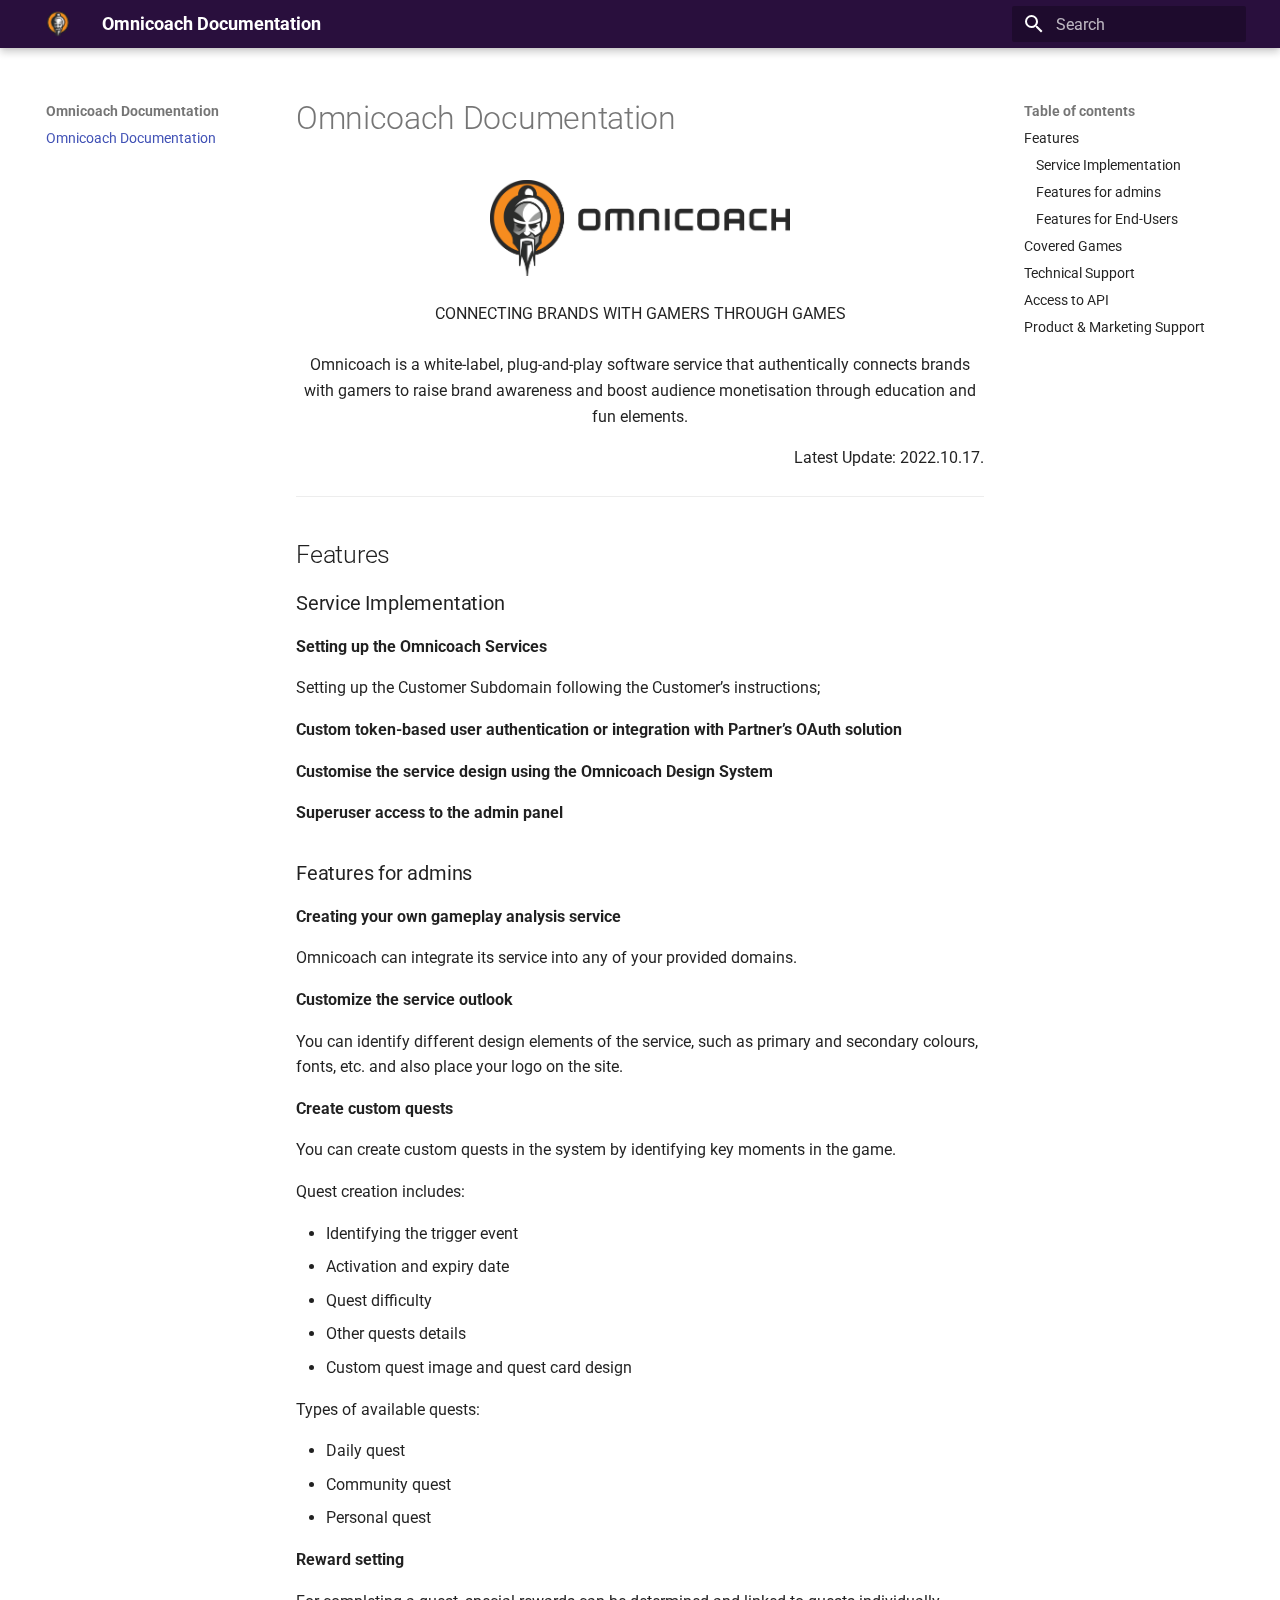
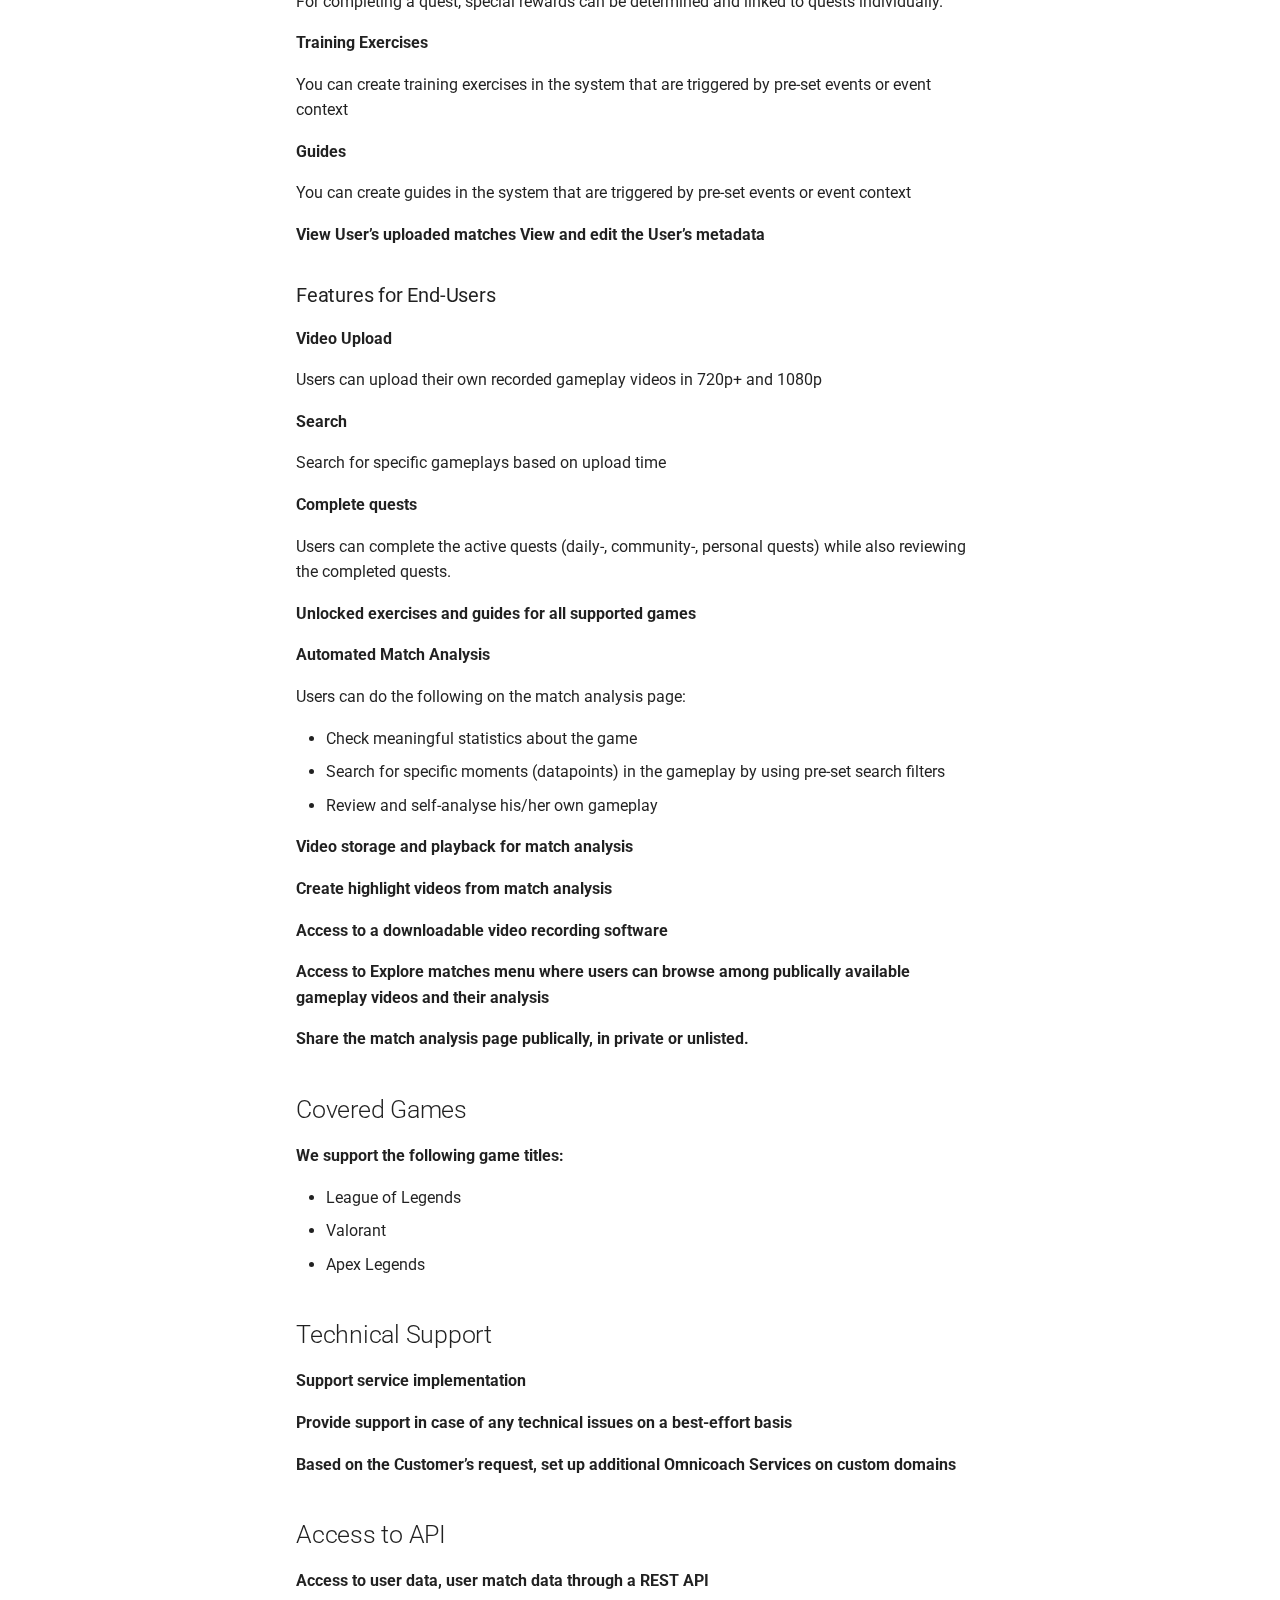
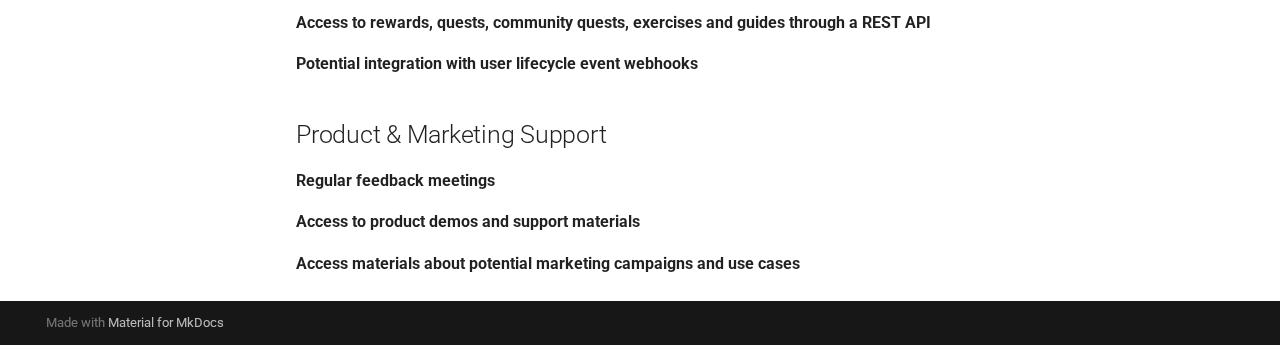
<file: index.html>
<!doctype html>
<html lang="en" class="no-js">
  <head>
    
      <meta charset="utf-8">
      <meta name="viewport" content="width=device-width,initial-scale=1">
      
      
      
      
      
      <link rel="icon" href="assets/favicon.png">
      <meta name="generator" content="mkdocs-1.4.2, mkdocs-material-9.0.3">
    
    
      
        <title>Omnicoach Documentation</title>
      
    
    
      <link rel="stylesheet" href="assets/stylesheets/main.6b71719e.min.css">
      
        
        <link rel="stylesheet" href="assets/stylesheets/palette.2505c338.min.css">
      
      

    
    
    
      
        
        
        <link rel="preconnect" href="https://fonts.gstatic.com" crossorigin>
        <link rel="stylesheet" href="https://fonts.googleapis.com/css?family=Roboto:300,300i,400,400i,700,700i%7CRoboto+Mono:400,400i,700,700i&display=fallback">
        <style>:root{--md-text-font:"Roboto";--md-code-font:"Roboto Mono"}</style>
      
    
    
      <link rel="stylesheet" href="stylesheets/extra.css">
    
    <script>__md_scope=new URL(".",location),__md_hash=e=>[...e].reduce((e,_)=>(e<<5)-e+_.charCodeAt(0),0),__md_get=(e,_=localStorage,t=__md_scope)=>JSON.parse(_.getItem(t.pathname+"."+e)),__md_set=(e,_,t=localStorage,a=__md_scope)=>{try{t.setItem(a.pathname+"."+e,JSON.stringify(_))}catch(e){}}</script>
    
      

    
    
    
  </head>
  
  
    
    
    
    
    
    <body dir="ltr" data-md-color-scheme="default" data-md-color-primary="" data-md-color-accent="">
  
    
    
    <input class="md-toggle" data-md-toggle="drawer" type="checkbox" id="__drawer" autocomplete="off">
    <input class="md-toggle" data-md-toggle="search" type="checkbox" id="__search" autocomplete="off">
    <label class="md-overlay" for="__drawer"></label>
    <div data-md-component="skip">
      
        
        <a href="#omnicoach-documentation" class="md-skip">
          Skip to content
        </a>
      
    </div>
    <div data-md-component="announce">
      
    </div>
    
    
      

<header class="md-header" data-md-component="header">
  <nav class="md-header__inner md-grid" aria-label="Header">
    <a href="." title="Omnicoach Documentation" class="md-header__button md-logo" aria-label="Omnicoach Documentation" data-md-component="logo">
      
  <img src="assets/omnicoach.png" alt="logo">

    </a>
    <label class="md-header__button md-icon" for="__drawer">
      <svg xmlns="http://www.w3.org/2000/svg" viewBox="0 0 24 24"><path d="M3 6h18v2H3V6m0 5h18v2H3v-2m0 5h18v2H3v-2Z"/></svg>
    </label>
    <div class="md-header__title" data-md-component="header-title">
      <div class="md-header__ellipsis">
        <div class="md-header__topic">
          <span class="md-ellipsis">
            Omnicoach Documentation
          </span>
        </div>
        <div class="md-header__topic" data-md-component="header-topic">
          <span class="md-ellipsis">
            
              Omnicoach Documentation
            
          </span>
        </div>
      </div>
    </div>
    
    
    
      <label class="md-header__button md-icon" for="__search">
        <svg xmlns="http://www.w3.org/2000/svg" viewBox="0 0 24 24"><path d="M9.5 3A6.5 6.5 0 0 1 16 9.5c0 1.61-.59 3.09-1.56 4.23l.27.27h.79l5 5-1.5 1.5-5-5v-.79l-.27-.27A6.516 6.516 0 0 1 9.5 16 6.5 6.5 0 0 1 3 9.5 6.5 6.5 0 0 1 9.5 3m0 2C7 5 5 7 5 9.5S7 14 9.5 14 14 12 14 9.5 12 5 9.5 5Z"/></svg>
      </label>
      <div class="md-search" data-md-component="search" role="dialog">
  <label class="md-search__overlay" for="__search"></label>
  <div class="md-search__inner" role="search">
    <form class="md-search__form" name="search">
      <input type="text" class="md-search__input" name="query" aria-label="Search" placeholder="Search" autocapitalize="off" autocorrect="off" autocomplete="off" spellcheck="false" data-md-component="search-query" required>
      <label class="md-search__icon md-icon" for="__search">
        <svg xmlns="http://www.w3.org/2000/svg" viewBox="0 0 24 24"><path d="M9.5 3A6.5 6.5 0 0 1 16 9.5c0 1.61-.59 3.09-1.56 4.23l.27.27h.79l5 5-1.5 1.5-5-5v-.79l-.27-.27A6.516 6.516 0 0 1 9.5 16 6.5 6.5 0 0 1 3 9.5 6.5 6.5 0 0 1 9.5 3m0 2C7 5 5 7 5 9.5S7 14 9.5 14 14 12 14 9.5 12 5 9.5 5Z"/></svg>
        <svg xmlns="http://www.w3.org/2000/svg" viewBox="0 0 24 24"><path d="M20 11v2H8l5.5 5.5-1.42 1.42L4.16 12l7.92-7.92L13.5 5.5 8 11h12Z"/></svg>
      </label>
      <nav class="md-search__options" aria-label="Search">
        
        <button type="reset" class="md-search__icon md-icon" title="Clear" aria-label="Clear" tabindex="-1">
          <svg xmlns="http://www.w3.org/2000/svg" viewBox="0 0 24 24"><path d="M19 6.41 17.59 5 12 10.59 6.41 5 5 6.41 10.59 12 5 17.59 6.41 19 12 13.41 17.59 19 19 17.59 13.41 12 19 6.41Z"/></svg>
        </button>
      </nav>
      
    </form>
    <div class="md-search__output">
      <div class="md-search__scrollwrap" data-md-scrollfix>
        <div class="md-search-result" data-md-component="search-result">
          <div class="md-search-result__meta">
            Initializing search
          </div>
          <ol class="md-search-result__list"></ol>
        </div>
      </div>
    </div>
  </div>
</div>
    
    
  </nav>
  
</header>
    
    <div class="md-container" data-md-component="container">
      
      
        
          
        
      
      <main class="md-main" data-md-component="main">
        <div class="md-main__inner md-grid">
          
            
              
              <div class="md-sidebar md-sidebar--primary" data-md-component="sidebar" data-md-type="navigation" >
                <div class="md-sidebar__scrollwrap">
                  <div class="md-sidebar__inner">
                    


<nav class="md-nav md-nav--primary" aria-label="Navigation" data-md-level="0">
  <label class="md-nav__title" for="__drawer">
    <a href="." title="Omnicoach Documentation" class="md-nav__button md-logo" aria-label="Omnicoach Documentation" data-md-component="logo">
      
  <img src="assets/omnicoach.png" alt="logo">

    </a>
    Omnicoach Documentation
  </label>
  
  <ul class="md-nav__list" data-md-scrollfix>
    
      
      
      

  
  
    
  
  
    <li class="md-nav__item md-nav__item--active">
      
      <input class="md-nav__toggle md-toggle" data-md-toggle="toc" type="checkbox" id="__toc">
      
      
        
      
      
        <label class="md-nav__link md-nav__link--active" for="__toc">
          Omnicoach Documentation
          <span class="md-nav__icon md-icon"></span>
        </label>
      
      <a href="." class="md-nav__link md-nav__link--active">
        Omnicoach Documentation
      </a>
      
        

<nav class="md-nav md-nav--secondary" aria-label="Table of contents">
  
  
  
    
  
  
    <label class="md-nav__title" for="__toc">
      <span class="md-nav__icon md-icon"></span>
      Table of contents
    </label>
    <ul class="md-nav__list" data-md-component="toc" data-md-scrollfix>
      
        <li class="md-nav__item">
  <a href="#features" class="md-nav__link">
    Features
  </a>
  
    <nav class="md-nav" aria-label="Features">
      <ul class="md-nav__list">
        
          <li class="md-nav__item">
  <a href="#service-implementation" class="md-nav__link">
    Service Implementation
  </a>
  
</li>
        
          <li class="md-nav__item">
  <a href="#features-for-admins" class="md-nav__link">
    Features for admins
  </a>
  
</li>
        
          <li class="md-nav__item">
  <a href="#features-for-end-users" class="md-nav__link">
    Features for End-Users
  </a>
  
</li>
        
      </ul>
    </nav>
  
</li>
      
        <li class="md-nav__item">
  <a href="#covered-games" class="md-nav__link">
    Covered Games
  </a>
  
</li>
      
        <li class="md-nav__item">
  <a href="#technical-support" class="md-nav__link">
    Technical Support
  </a>
  
</li>
      
        <li class="md-nav__item">
  <a href="#access-to-api" class="md-nav__link">
    Access to API
  </a>
  
</li>
      
        <li class="md-nav__item">
  <a href="#product-marketing-support" class="md-nav__link">
    Product &amp; Marketing Support
  </a>
  
</li>
      
    </ul>
  
</nav>
      
    </li>
  

    
  </ul>
</nav>
                  </div>
                </div>
              </div>
            
            
              
              <div class="md-sidebar md-sidebar--secondary" data-md-component="sidebar" data-md-type="toc" >
                <div class="md-sidebar__scrollwrap">
                  <div class="md-sidebar__inner">
                    

<nav class="md-nav md-nav--secondary" aria-label="Table of contents">
  
  
  
    
  
  
    <label class="md-nav__title" for="__toc">
      <span class="md-nav__icon md-icon"></span>
      Table of contents
    </label>
    <ul class="md-nav__list" data-md-component="toc" data-md-scrollfix>
      
        <li class="md-nav__item">
  <a href="#features" class="md-nav__link">
    Features
  </a>
  
    <nav class="md-nav" aria-label="Features">
      <ul class="md-nav__list">
        
          <li class="md-nav__item">
  <a href="#service-implementation" class="md-nav__link">
    Service Implementation
  </a>
  
</li>
        
          <li class="md-nav__item">
  <a href="#features-for-admins" class="md-nav__link">
    Features for admins
  </a>
  
</li>
        
          <li class="md-nav__item">
  <a href="#features-for-end-users" class="md-nav__link">
    Features for End-Users
  </a>
  
</li>
        
      </ul>
    </nav>
  
</li>
      
        <li class="md-nav__item">
  <a href="#covered-games" class="md-nav__link">
    Covered Games
  </a>
  
</li>
      
        <li class="md-nav__item">
  <a href="#technical-support" class="md-nav__link">
    Technical Support
  </a>
  
</li>
      
        <li class="md-nav__item">
  <a href="#access-to-api" class="md-nav__link">
    Access to API
  </a>
  
</li>
      
        <li class="md-nav__item">
  <a href="#product-marketing-support" class="md-nav__link">
    Product &amp; Marketing Support
  </a>
  
</li>
      
    </ul>
  
</nav>
                  </div>
                </div>
              </div>
            
          
          
            <div class="md-content" data-md-component="content">
              <article class="md-content__inner md-typeset">
                
                  



<h1 id="omnicoach-documentation">Omnicoach Documentation</h1>
<p style="text-align: center;">
<img align="center" width="300" height="92" src="/assets/Omnicoach_logo.png">
<br /><br />

CONNECTING BRANDS WITH GAMERS THROUGH GAMES<br /><br />  
Omnicoach is a white-label, plug-and-play software service that authentically connects brands with gamers to raise brand awareness and boost audience monetisation through education and fun elements.<br />
</p>
<p align="right">Latest Update: 2022.10.17.</p>
<hr />

<h2 id="features">Features</h2>
<h3 id="service-implementation">Service Implementation</h3>
<p><strong>Setting up the Omnicoach Services </strong></p>
<p>Setting up the Customer Subdomain following the Customer’s instructions;</p>
<p><strong>Custom token-based user authentication or integration with Partner’s OAuth solution </strong></p>
<p><strong>Customise the service design using the Omnicoach Design System</strong></p>
<p><strong>Superuser access to the admin panel</strong></p>
<h3 id="features-for-admins">Features for admins</h3>
<p><strong>Creating your own gameplay analysis service</strong></p>
<p>Omnicoach can integrate its service into any of your provided domains. </p>
<p><strong>Customize the service outlook</strong></p>
<p>You can identify different design elements of the service, such as primary and secondary colours, fonts, etc. and also place your logo on the site.</p>
<p><strong>Create custom quests</strong></p>
<p>You can create custom quests in the system by identifying key moments in the game.</p>
<p>Quest creation includes:</p>
<ul>
<li>Identifying the trigger event </li>
<li>Activation and expiry date</li>
<li>Quest difficulty</li>
<li>Other quests details</li>
<li>Custom quest image and quest card design</li>
</ul>
<p>Types of available quests:</p>
<ul>
<li>Daily quest</li>
<li>Community quest</li>
<li>Personal quest</li>
</ul>
<p><strong>Reward setting</strong></p>
<p>For completing a quest, special rewards can be determined and linked to quests individually.</p>
<p><strong>Training Exercises</strong></p>
<p>You can create training exercises in the system that are triggered by pre-set events or event context</p>
<p><strong>Guides</strong></p>
<p>You can create guides in the system that are triggered by pre-set events or event context</p>
<p><strong>View User’s uploaded matches</strong>
<strong>View and edit the User’s metadata</strong></p>
<h3 id="features-for-end-users">Features for End-Users</h3>
<p><strong>Video Upload</strong></p>
<p>Users can upload their own recorded gameplay videos in 720p+ and 1080p</p>
<p><strong>Search</strong></p>
<p>Search for specific gameplays based on upload time</p>
<p><strong>Complete quests</strong></p>
<p>Users can complete the active quests (daily-, community-, personal quests) while also reviewing the completed quests.</p>
<p><strong>Unlocked exercises and guides for all supported games</strong></p>
<p><strong>Automated Match Analysis</strong></p>
<p>Users can do the following on the match analysis page:</p>
<ul>
<li>Check meaningful statistics about the game</li>
<li>Search for specific moments (datapoints) in the gameplay by using pre-set search filters</li>
<li>Review and self-analyse his/her own gameplay</li>
</ul>
<p><strong>Video storage and playback for match analysis</strong></p>
<p><strong>Create highlight videos from match analysis</strong></p>
<p><strong>Access to a downloadable video recording software</strong></p>
<p><strong>Access to Explore matches menu where users can browse among publically available gameplay videos and their analysis</strong></p>
<p><strong>Share the match analysis page publically, in private or unlisted.</strong></p>
<h2 id="covered-games">Covered Games</h2>
<p><strong>We support the following game titles:</strong></p>
<ul>
<li>League of Legends</li>
<li>Valorant</li>
<li>Apex Legends</li>
</ul>
<h2 id="technical-support">Technical Support</h2>
<p><strong>Support service implementation</strong></p>
<p><strong>Provide support in case of any technical issues on a best-effort basis</strong></p>
<p><strong>Based on the Customer’s request, set up additional Omnicoach Services on custom domains</strong></p>
<h2 id="access-to-api">Access to API</h2>
<p><strong>Access to user data, user match data through a REST API</strong></p>
<p><strong>Access to rewards, quests, community quests, exercises and guides through a REST API</strong></p>
<p><strong>Potential integration with user lifecycle event webhooks</strong></p>
<h2 id="product-marketing-support">Product &amp; Marketing Support</h2>
<p><strong>Regular feedback meetings</strong></p>
<p><strong>Access to product demos and support materials </strong></p>
<p><strong>Access materials about potential marketing campaigns and use cases</strong></p>





                
              </article>
            </div>
          
          
        </div>
        
      </main>
      
        <footer class="md-footer">
  
  <div class="md-footer-meta md-typeset">
    <div class="md-footer-meta__inner md-grid">
      <div class="md-copyright">
  
  
    Made with
    <a href="https://squidfunk.github.io/mkdocs-material/" target="_blank" rel="noopener">
      Material for MkDocs
    </a>
  
</div>
      
    </div>
  </div>
</footer>
      
    </div>
    <div class="md-dialog" data-md-component="dialog">
      <div class="md-dialog__inner md-typeset"></div>
    </div>
    
    <script id="__config" type="application/json">{"base": ".", "features": [], "search": "assets/javascripts/workers/search.e5c33ebb.min.js", "translations": {"clipboard.copied": "Copied to clipboard", "clipboard.copy": "Copy to clipboard", "search.result.more.one": "1 more on this page", "search.result.more.other": "# more on this page", "search.result.none": "No matching documents", "search.result.one": "1 matching document", "search.result.other": "# matching documents", "search.result.placeholder": "Type to start searching", "search.result.term.missing": "Missing", "select.version": "Select version"}}</script>
    
    
      <script src="assets/javascripts/bundle.ba449ae6.min.js"></script>
      
    
  </body>
</html>
</file>
<file: stylesheets/extra.css>
.md-header{
    background-color: #290f3d;
}
</file>
<file: assets/stylesheets/main.6b71719e.min.css>
@charset "UTF-8";html{-webkit-text-size-adjust:none;-moz-text-size-adjust:none;text-size-adjust:none;box-sizing:border-box}*,:after,:before{box-sizing:inherit}@media (prefers-reduced-motion){*,:after,:before{transition:none!important}}body{margin:0}a,button,input,label{-webkit-tap-highlight-color:transparent}a{color:inherit;text-decoration:none}hr{border:0;box-sizing:initial;display:block;height:.05rem;overflow:visible;padding:0}small{font-size:80%}sub,sup{line-height:1em}img{border-style:none}table{border-collapse:initial;border-spacing:0}td,th{font-weight:400;vertical-align:top}button{background:#0000;border:0;font-family:inherit;font-size:inherit;margin:0;padding:0}input{border:0;outline:none}:root{--md-primary-fg-color:#4051b5;--md-primary-fg-color--light:#5d6cc0;--md-primary-fg-color--dark:#303fa1;--md-primary-bg-color:#fff;--md-primary-bg-color--light:#ffffffb3;--md-accent-fg-color:#526cfe;--md-accent-fg-color--transparent:#526cfe1a;--md-accent-bg-color:#fff;--md-accent-bg-color--light:#ffffffb3}:root,[data-md-color-scheme=default]{--md-default-fg-color:#000000de;--md-default-fg-color--light:#0000008a;--md-default-fg-color--lighter:#00000052;--md-default-fg-color--lightest:#00000012;--md-default-bg-color:#fff;--md-default-bg-color--light:#ffffffb3;--md-default-bg-color--lighter:#ffffff4d;--md-default-bg-color--lightest:#ffffff1f;--md-code-fg-color:#36464e;--md-code-bg-color:#f5f5f5;--md-code-hl-color:#ffff0080;--md-code-hl-number-color:#d52a2a;--md-code-hl-special-color:#db1457;--md-code-hl-function-color:#a846b9;--md-code-hl-constant-color:#6e59d9;--md-code-hl-keyword-color:#3f6ec6;--md-code-hl-string-color:#1c7d4d;--md-code-hl-name-color:var(--md-code-fg-color);--md-code-hl-operator-color:var(--md-default-fg-color--light);--md-code-hl-punctuation-color:var(--md-default-fg-color--light);--md-code-hl-comment-color:var(--md-default-fg-color--light);--md-code-hl-generic-color:var(--md-default-fg-color--light);--md-code-hl-variable-color:var(--md-default-fg-color--light);--md-typeset-color:var(--md-default-fg-color);--md-typeset-a-color:var(--md-primary-fg-color);--md-typeset-mark-color:#ffff0080;--md-typeset-del-color:#f5503d26;--md-typeset-ins-color:#0bd57026;--md-typeset-kbd-color:#fafafa;--md-typeset-kbd-accent-color:#fff;--md-typeset-kbd-border-color:#b8b8b8;--md-typeset-table-color:#0000001f;--md-admonition-fg-color:var(--md-default-fg-color);--md-admonition-bg-color:var(--md-default-bg-color);--md-footer-fg-color:#fff;--md-footer-fg-color--light:#ffffffb3;--md-footer-fg-color--lighter:#fff6;--md-footer-bg-color:#000000de;--md-footer-bg-color--dark:#00000052;--md-shadow-z1:0 0.2rem 0.5rem #0000000d,0 0 0.05rem #0000001a;--md-shadow-z2:0 0.2rem 0.5rem #0000001a,0 0 0.05rem #00000040;--md-shadow-z3:0 0.2rem 0.5rem #0003,0 0 0.05rem #00000059}.md-icon svg{fill:currentcolor;display:block;height:1.2rem;width:1.2rem}body{-webkit-font-smoothing:antialiased;-moz-osx-font-smoothing:grayscale;--md-text-font-family:var(--md-text-font,_),-apple-system,BlinkMacSystemFont,Helvetica,Arial,sans-serif;--md-code-font-family:var(--md-code-font,_),SFMono-Regular,Consolas,Menlo,monospace}aside,body,input{font-feature-settings:"kern","liga";color:var(--md-typeset-color);font-family:var(--md-text-font-family)}code,kbd,pre{font-feature-settings:"kern";font-family:var(--md-code-font-family)}:root{--md-typeset-table-sort-icon:url('data:image/svg+xml;charset=utf-8,<svg xmlns="http://www.w3.org/2000/svg" viewBox="0 0 24 24"><path d="m18 21-4-4h3V7h-3l4-4 4 4h-3v10h3M2 19v-2h10v2M2 13v-2h7v2M2 7V5h4v2H2Z"/></svg>');--md-typeset-table-sort-icon--asc:url('data:image/svg+xml;charset=utf-8,<svg xmlns="http://www.w3.org/2000/svg" viewBox="0 0 24 24"><path d="M19 17h3l-4 4-4-4h3V3h2M2 17h10v2H2M6 5v2H2V5m0 6h7v2H2v-2Z"/></svg>');--md-typeset-table-sort-icon--desc:url('data:image/svg+xml;charset=utf-8,<svg xmlns="http://www.w3.org/2000/svg" viewBox="0 0 24 24"><path d="M19 7h3l-4-4-4 4h3v14h2M2 17h10v2H2M6 5v2H2V5m0 6h7v2H2v-2Z"/></svg>')}.md-typeset{-webkit-print-color-adjust:exact;color-adjust:exact;font-size:.8rem;line-height:1.6}@media print{.md-typeset{font-size:.68rem}}.md-typeset blockquote,.md-typeset dl,.md-typeset figure,.md-typeset ol,.md-typeset pre,.md-typeset ul{margin-bottom:1em;margin-top:1em}.md-typeset h1{color:var(--md-default-fg-color--light);font-size:2em;line-height:1.3;margin:0 0 1.25em}.md-typeset h1,.md-typeset h2{font-weight:300;letter-spacing:-.01em}.md-typeset h2{font-size:1.5625em;line-height:1.4;margin:1.6em 0 .64em}.md-typeset h3{font-size:1.25em;font-weight:400;letter-spacing:-.01em;line-height:1.5;margin:1.6em 0 .8em}.md-typeset h2+h3{margin-top:.8em}.md-typeset h4{font-weight:700;letter-spacing:-.01em;margin:1em 0}.md-typeset h5,.md-typeset h6{color:var(--md-default-fg-color--light);font-size:.8em;font-weight:700;letter-spacing:-.01em;margin:1.25em 0}.md-typeset h5{text-transform:uppercase}.md-typeset hr{border-bottom:.05rem solid var(--md-default-fg-color--lightest);display:flow-root;margin:1.5em 0}.md-typeset a{color:var(--md-typeset-a-color);word-break:break-word}.md-typeset a,.md-typeset a:before{transition:color 125ms}.md-typeset a:focus,.md-typeset a:hover{color:var(--md-accent-fg-color)}.md-typeset a:focus code,.md-typeset a:hover code{background-color:var(--md-accent-fg-color--transparent)}.md-typeset a code{color:currentcolor;transition:background-color 125ms}.md-typeset a.focus-visible{outline-color:var(--md-accent-fg-color);outline-offset:.2rem}.md-typeset code,.md-typeset kbd,.md-typeset pre{color:var(--md-code-fg-color);direction:ltr;font-variant-ligatures:none}@media print{.md-typeset code,.md-typeset kbd,.md-typeset pre{white-space:pre-wrap}}.md-typeset code{background-color:var(--md-code-bg-color);border-radius:.1rem;-webkit-box-decoration-break:clone;box-decoration-break:clone;font-size:.85em;padding:0 .2941176471em;word-break:break-word}.md-typeset code:not(.focus-visible){-webkit-tap-highlight-color:transparent;outline:none}.md-typeset pre{display:flow-root;line-height:1.4;position:relative}.md-typeset pre>code{-webkit-box-decoration-break:slice;box-decoration-break:slice;box-shadow:none;display:block;margin:0;outline-color:var(--md-accent-fg-color);overflow:auto;padding:.7720588235em 1.1764705882em;scrollbar-color:var(--md-default-fg-color--lighter) #0000;scrollbar-width:thin;touch-action:auto;word-break:normal}.md-typeset pre>code:hover{scrollbar-color:var(--md-accent-fg-color) #0000}.md-typeset pre>code::-webkit-scrollbar{height:.2rem;width:.2rem}.md-typeset pre>code::-webkit-scrollbar-thumb{background-color:var(--md-default-fg-color--lighter)}.md-typeset pre>code::-webkit-scrollbar-thumb:hover{background-color:var(--md-accent-fg-color)}.md-typeset kbd{background-color:var(--md-typeset-kbd-color);border-radius:.1rem;box-shadow:0 .1rem 0 .05rem var(--md-typeset-kbd-border-color),0 .1rem 0 var(--md-typeset-kbd-border-color),0 -.1rem .2rem var(--md-typeset-kbd-accent-color) inset;color:var(--md-default-fg-color);display:inline-block;font-size:.75em;padding:0 .6666666667em;vertical-align:text-top;word-break:break-word}.md-typeset mark{background-color:var(--md-typeset-mark-color);-webkit-box-decoration-break:clone;box-decoration-break:clone;color:inherit;word-break:break-word}.md-typeset abbr{border-bottom:.05rem dotted var(--md-default-fg-color--light);cursor:help;text-decoration:none}@media (hover:none){.md-typeset abbr[title]:focus:after,.md-typeset abbr[title]:hover:after{background-color:var(--md-default-fg-color);border-radius:.1rem;box-shadow:var(--md-shadow-z3);color:var(--md-default-bg-color);content:attr(title);font-size:.7rem;left:.8rem;margin-top:2em;padding:.2rem .3rem;position:absolute;right:.8rem}}.md-typeset small{opacity:.75}[dir=ltr] .md-typeset sub,[dir=ltr] .md-typeset sup{margin-left:.078125em}[dir=rtl] .md-typeset sub,[dir=rtl] .md-typeset sup{margin-right:.078125em}[dir=ltr] .md-typeset blockquote{padding-left:.6rem}[dir=rtl] .md-typeset blockquote{padding-right:.6rem}[dir=ltr] .md-typeset blockquote{border-left:.2rem solid var(--md-default-fg-color--lighter)}[dir=rtl] .md-typeset blockquote{border-right:.2rem solid var(--md-default-fg-color--lighter)}.md-typeset blockquote{color:var(--md-default-fg-color--light);margin-left:0;margin-right:0}.md-typeset ul{list-style-type:disc}[dir=ltr] .md-typeset ol,[dir=ltr] .md-typeset ul{margin-left:.625em}[dir=rtl] .md-typeset ol,[dir=rtl] .md-typeset ul{margin-right:.625em}.md-typeset ol,.md-typeset ul{padding:0}.md-typeset ol:not([hidden]),.md-typeset ul:not([hidden]){display:flow-root}.md-typeset ol ol,.md-typeset ul ol{list-style-type:lower-alpha}.md-typeset ol ol ol,.md-typeset ul ol ol{list-style-type:lower-roman}[dir=ltr] .md-typeset ol li,[dir=ltr] .md-typeset ul li{margin-left:1.25em}[dir=rtl] .md-typeset ol li,[dir=rtl] .md-typeset ul li{margin-right:1.25em}.md-typeset ol li,.md-typeset ul li{margin-bottom:.5em}.md-typeset ol li blockquote,.md-typeset ol li p,.md-typeset ul li blockquote,.md-typeset ul li p{margin:.5em 0}.md-typeset ol li:last-child,.md-typeset ul li:last-child{margin-bottom:0}[dir=ltr] .md-typeset ol li ol,[dir=ltr] .md-typeset ol li ul,[dir=ltr] .md-typeset ul li ol,[dir=ltr] .md-typeset ul li ul{margin-left:.625em}[dir=rtl] .md-typeset ol li ol,[dir=rtl] .md-typeset ol li ul,[dir=rtl] .md-typeset ul li ol,[dir=rtl] .md-typeset ul li ul{margin-right:.625em}.md-typeset ol li ol,.md-typeset ol li ul,.md-typeset ul li ol,.md-typeset ul li ul{margin-bottom:.5em;margin-top:.5em}[dir=ltr] .md-typeset dd{margin-left:1.875em}[dir=rtl] .md-typeset dd{margin-right:1.875em}.md-typeset dd{margin-bottom:1.5em;margin-top:1em}.md-typeset img,.md-typeset svg,.md-typeset video{height:auto;max-width:100%}.md-typeset img[align=left]{margin:1em 1em 1em 0}.md-typeset img[align=right]{margin:1em 0 1em 1em}.md-typeset img[align]:only-child{margin-top:0}.md-typeset img[src$="#gh-dark-mode-only"],.md-typeset img[src$="#only-dark"]{display:none}.md-typeset figure{display:flow-root;margin:1em auto;max-width:100%;text-align:center;width:-webkit-fit-content;width:-moz-fit-content;width:fit-content}.md-typeset figure img{display:block}.md-typeset figcaption{font-style:italic;margin:1em auto;max-width:24rem}.md-typeset iframe{max-width:100%}.md-typeset table:not([class]){background-color:var(--md-default-bg-color);border:.05rem solid var(--md-typeset-table-color);border-radius:.1rem;display:inline-block;font-size:.64rem;max-width:100%;overflow:auto;touch-action:auto}@media print{.md-typeset table:not([class]){display:table}}.md-typeset table:not([class])+*{margin-top:1.5em}.md-typeset table:not([class]) td>:first-child,.md-typeset table:not([class]) th>:first-child{margin-top:0}.md-typeset table:not([class]) td>:last-child,.md-typeset table:not([class]) th>:last-child{margin-bottom:0}.md-typeset table:not([class]) td:not([align]),.md-typeset table:not([class]) th:not([align]){text-align:left}[dir=rtl] .md-typeset table:not([class]) td:not([align]),[dir=rtl] .md-typeset table:not([class]) th:not([align]){text-align:right}.md-typeset table:not([class]) th{font-weight:700;min-width:5rem;padding:.9375em 1.25em;vertical-align:top}.md-typeset table:not([class]) td{border-top:.05rem solid var(--md-typeset-table-color);padding:.9375em 1.25em;vertical-align:top}.md-typeset table:not([class]) tbody tr{transition:background-color 125ms}.md-typeset table:not([class]) tbody tr:hover{background-color:rgba(0,0,0,.035);box-shadow:0 .05rem 0 var(--md-default-bg-color) inset}.md-typeset table:not([class]) a{word-break:normal}.md-typeset table th[role=columnheader]{cursor:pointer}[dir=ltr] .md-typeset table th[role=columnheader]:after{margin-left:.5em}[dir=rtl] .md-typeset table th[role=columnheader]:after{margin-right:.5em}.md-typeset table th[role=columnheader]:after{content:"";display:inline-block;height:1.2em;-webkit-mask-image:var(--md-typeset-table-sort-icon);mask-image:var(--md-typeset-table-sort-icon);-webkit-mask-repeat:no-repeat;mask-repeat:no-repeat;-webkit-mask-size:contain;mask-size:contain;transition:background-color 125ms;vertical-align:text-bottom;width:1.2em}.md-typeset table th[role=columnheader]:hover:after{background-color:var(--md-default-fg-color--lighter)}.md-typeset table th[role=columnheader][aria-sort=ascending]:after{background-color:var(--md-default-fg-color--light);-webkit-mask-image:var(--md-typeset-table-sort-icon--asc);mask-image:var(--md-typeset-table-sort-icon--asc)}.md-typeset table th[role=columnheader][aria-sort=descending]:after{background-color:var(--md-default-fg-color--light);-webkit-mask-image:var(--md-typeset-table-sort-icon--desc);mask-image:var(--md-typeset-table-sort-icon--desc)}.md-typeset__scrollwrap{margin:1em -.8rem;overflow-x:auto;touch-action:auto}.md-typeset__table{display:inline-block;margin-bottom:.5em;padding:0 .8rem}@media print{.md-typeset__table{display:block}}html .md-typeset__table table{display:table;margin:0;overflow:hidden;width:100%}@media screen and (max-width:44.9375em){.md-content__inner>pre{margin:1em -.8rem}.md-content__inner>pre code{border-radius:0}}.md-banner{background-color:var(--md-footer-bg-color);color:var(--md-footer-fg-color);overflow:auto}@media print{.md-banner{display:none}}.md-banner--warning{background:var(--md-typeset-mark-color);color:var(--md-default-fg-color)}.md-banner__inner{font-size:.7rem;margin:.6rem auto;padding:0 .8rem}[dir=ltr] .md-banner__button{float:right}[dir=rtl] .md-banner__button{float:left}.md-banner__button{color:inherit;cursor:pointer;transition:opacity .25s}.md-banner__button:hover{opacity:.7}html{font-size:125%;height:100%;overflow-x:hidden}@media screen and (min-width:100em){html{font-size:137.5%}}@media screen and (min-width:125em){html{font-size:150%}}body{background-color:var(--md-default-bg-color);display:flex;flex-direction:column;font-size:.5rem;min-height:100%;position:relative;width:100%}@media print{body{display:block}}@media screen and (max-width:59.9375em){body[data-md-scrolllock]{position:fixed}}.md-grid{margin-left:auto;margin-right:auto;max-width:61rem}.md-container{display:flex;flex-direction:column;flex-grow:1}@media print{.md-container{display:block}}.md-main{flex-grow:1}.md-main__inner{display:flex;height:100%;margin-top:1.5rem}.md-ellipsis{overflow:hidden;text-overflow:ellipsis;white-space:nowrap}.md-toggle{display:none}.md-option{height:0;opacity:0;position:absolute;width:0}.md-option:checked+label:not([hidden]){display:block}.md-option.focus-visible+label{outline-color:var(--md-accent-fg-color);outline-style:auto}.md-skip{background-color:var(--md-default-fg-color);border-radius:.1rem;color:var(--md-default-bg-color);font-size:.64rem;margin:.5rem;opacity:0;outline-color:var(--md-accent-fg-color);padding:.3rem .5rem;position:fixed;transform:translateY(.4rem);z-index:-1}.md-skip:focus{opacity:1;transform:translateY(0);transition:transform .25s cubic-bezier(.4,0,.2,1),opacity 175ms 75ms;z-index:10}@page{margin:25mm}:root{--md-clipboard-icon:url('data:image/svg+xml;charset=utf-8,<svg xmlns="http://www.w3.org/2000/svg" viewBox="0 0 24 24"><path d="M19 21H8V7h11m0-2H8a2 2 0 0 0-2 2v14a2 2 0 0 0 2 2h11a2 2 0 0 0 2-2V7a2 2 0 0 0-2-2m-3-4H4a2 2 0 0 0-2 2v14h2V3h12V1Z"/></svg>')}.md-clipboard{border-radius:.1rem;color:var(--md-default-fg-color--lightest);cursor:pointer;height:1.5em;outline-color:var(--md-accent-fg-color);outline-offset:.1rem;position:absolute;right:.5em;top:.5em;transition:color .25s;width:1.5em;z-index:1}@media print{.md-clipboard{display:none}}.md-clipboard:not(.focus-visible){-webkit-tap-highlight-color:transparent;outline:none}:hover>.md-clipboard{color:var(--md-default-fg-color--light)}.md-clipboard:focus,.md-clipboard:hover{color:var(--md-accent-fg-color)}.md-clipboard:after{background-color:currentcolor;content:"";display:block;height:1.125em;margin:0 auto;-webkit-mask-image:var(--md-clipboard-icon);mask-image:var(--md-clipboard-icon);-webkit-mask-position:center;mask-position:center;-webkit-mask-repeat:no-repeat;mask-repeat:no-repeat;-webkit-mask-size:contain;mask-size:contain;width:1.125em}.md-clipboard--inline{cursor:pointer}.md-clipboard--inline code{transition:color .25s,background-color .25s}.md-clipboard--inline:focus code,.md-clipboard--inline:hover code{background-color:var(--md-accent-fg-color--transparent);color:var(--md-accent-fg-color)}@keyframes consent{0%{opacity:0;transform:translateY(100%)}to{opacity:1;transform:translateY(0)}}@keyframes overlay{0%{opacity:0}to{opacity:1}}.md-consent__overlay{animation:overlay .25s both;-webkit-backdrop-filter:blur(.1rem);backdrop-filter:blur(.1rem);background-color:#0000008a;height:100%;opacity:1;position:fixed;top:0;width:100%;z-index:5}.md-consent__inner{animation:consent .5s cubic-bezier(.1,.7,.1,1) both;background-color:var(--md-default-bg-color);border:0;border-radius:.1rem;bottom:0;box-shadow:0 0 .2rem #0000001a,0 .2rem .4rem #0003;max-height:100%;overflow:auto;padding:0;position:fixed;width:100%;z-index:5}.md-consent__form{padding:.8rem}.md-consent__settings{display:none;margin:1em 0}input:checked+.md-consent__settings{display:block}.md-consent__controls{margin-bottom:.8rem}.md-typeset .md-consent__controls .md-button{display:inline}@media screen and (max-width:44.9375em){.md-typeset .md-consent__controls .md-button{display:block;margin-top:.4rem;text-align:center;width:100%}}.md-consent label{cursor:pointer}.md-content{flex-grow:1;min-width:0}.md-content__inner{margin:0 .8rem 1.2rem;padding-top:.6rem}@media screen and (min-width:76.25em){[dir=ltr] .md-sidebar--primary:not([hidden])~.md-content>.md-content__inner{margin-left:1.2rem}[dir=ltr] .md-sidebar--secondary:not([hidden])~.md-content>.md-content__inner,[dir=rtl] .md-sidebar--primary:not([hidden])~.md-content>.md-content__inner{margin-right:1.2rem}[dir=rtl] .md-sidebar--secondary:not([hidden])~.md-content>.md-content__inner{margin-left:1.2rem}}.md-content__inner:before{content:"";display:block;height:.4rem}.md-content__inner>:last-child{margin-bottom:0}[dir=ltr] .md-content__button{float:right}[dir=rtl] .md-content__button{float:left}[dir=ltr] .md-content__button{margin-left:.4rem}[dir=rtl] .md-content__button{margin-right:.4rem}.md-content__button{margin:.4rem 0;padding:0}@media print{.md-content__button{display:none}}.md-typeset .md-content__button{color:var(--md-default-fg-color--lighter)}.md-content__button svg{display:inline;vertical-align:top}[dir=rtl] .md-content__button svg{transform:scaleX(-1)}[dir=ltr] .md-dialog{right:.8rem}[dir=rtl] .md-dialog{left:.8rem}.md-dialog{background-color:var(--md-default-fg-color);border-radius:.1rem;bottom:.8rem;box-shadow:var(--md-shadow-z3);min-width:11.1rem;opacity:0;padding:.4rem .6rem;pointer-events:none;position:fixed;transform:translateY(100%);transition:transform 0ms .4s,opacity .4s;z-index:4}@media print{.md-dialog{display:none}}.md-dialog--active{opacity:1;pointer-events:auto;transform:translateY(0);transition:transform .4s cubic-bezier(.075,.85,.175,1),opacity .4s}.md-dialog__inner{color:var(--md-default-bg-color);font-size:.7rem}.md-feedback{margin:2em 0 1em;text-align:center}.md-feedback fieldset{border:none;margin:0;padding:0}.md-feedback__title{font-weight:700;margin:1em auto}.md-feedback__inner{position:relative}.md-feedback__list{align-content:baseline;display:flex;flex-wrap:wrap;justify-content:center;position:relative}.md-feedback__list:hover .md-icon:not(:disabled){color:var(--md-default-fg-color--lighter)}:disabled .md-feedback__list{min-height:1.8rem}.md-feedback__icon{color:var(--md-default-fg-color--light);cursor:pointer;flex-shrink:0;margin:0 .1rem;transition:color 125ms}.md-feedback__icon:not(:disabled).md-icon:hover{color:var(--md-accent-fg-color)}.md-feedback__icon:disabled{color:var(--md-default-fg-color--lightest);pointer-events:none}.md-feedback__note{opacity:0;position:relative;transform:translateY(.4rem);transition:transform .4s cubic-bezier(.1,.7,.1,1),opacity .15s}.md-feedback__note>*{margin:0 auto;max-width:16rem}:disabled .md-feedback__note{opacity:1;transform:translateY(0)}.md-footer{background-color:var(--md-footer-bg-color);color:var(--md-footer-fg-color)}@media print{.md-footer{display:none}}.md-footer__inner{justify-content:space-between;overflow:auto;padding:.2rem}.md-footer__inner:not([hidden]){display:flex}.md-footer__link{display:flex;flex-grow:0.01;outline-color:var(--md-accent-fg-color);overflow:hidden;padding-bottom:.4rem;padding-top:1.4rem;transition:opacity .25s}.md-footer__link:focus,.md-footer__link:hover{opacity:.7}[dir=rtl] .md-footer__link svg{transform:scaleX(-1)}@media screen and (max-width:44.9375em){.md-footer__link--prev .md-footer__title{display:none}}[dir=ltr] .md-footer__link--next{margin-left:auto}[dir=rtl] .md-footer__link--next{margin-right:auto}.md-footer__link--next{text-align:right}[dir=rtl] .md-footer__link--next{text-align:left}.md-footer__title{flex-grow:1;font-size:.9rem;line-height:2.4rem;max-width:calc(100% - 2.4rem);padding:0 1rem;position:relative;white-space:nowrap}.md-footer__button{margin:.2rem;padding:.4rem}.md-footer__direction{font-size:.64rem;left:0;margin-top:-1rem;opacity:.7;padding:0 1rem;position:absolute;right:0}.md-footer-meta{background-color:var(--md-footer-bg-color--dark)}.md-footer-meta__inner{display:flex;flex-wrap:wrap;justify-content:space-between;padding:.2rem}html .md-footer-meta.md-typeset a{color:var(--md-footer-fg-color--light)}html .md-footer-meta.md-typeset a:focus,html .md-footer-meta.md-typeset a:hover{color:var(--md-footer-fg-color)}.md-copyright{color:var(--md-footer-fg-color--lighter);font-size:.64rem;margin:auto .6rem;padding:.4rem 0;width:100%}@media screen and (min-width:45em){.md-copyright{width:auto}}.md-copyright__highlight{color:var(--md-footer-fg-color--light)}.md-social{margin:0 .4rem;padding:.2rem 0 .6rem}@media screen and (min-width:45em){.md-social{padding:.6rem 0}}.md-social__link{display:inline-block;height:1.6rem;text-align:center;width:1.6rem}.md-social__link:before{line-height:1.9}.md-social__link svg{fill:currentcolor;max-height:.8rem;vertical-align:-25%}.md-typeset .md-button{border:.1rem solid;border-radius:.1rem;color:var(--md-primary-fg-color);cursor:pointer;display:inline-block;font-weight:700;padding:.625em 2em;transition:color 125ms,background-color 125ms,border-color 125ms}.md-typeset .md-button--primary{background-color:var(--md-primary-fg-color);border-color:var(--md-primary-fg-color);color:var(--md-primary-bg-color)}.md-typeset .md-button:focus,.md-typeset .md-button:hover{background-color:var(--md-accent-fg-color);border-color:var(--md-accent-fg-color);color:var(--md-accent-bg-color)}[dir=ltr] .md-typeset .md-input{border-top-left-radius:.1rem}[dir=ltr] .md-typeset .md-input,[dir=rtl] .md-typeset .md-input{border-top-right-radius:.1rem}[dir=rtl] .md-typeset .md-input{border-top-left-radius:.1rem}.md-typeset .md-input{border-bottom:.1rem solid var(--md-default-fg-color--lighter);box-shadow:var(--md-shadow-z1);font-size:.8rem;height:1.8rem;padding:0 .6rem;transition:border .25s,box-shadow .25s}.md-typeset .md-input:focus,.md-typeset .md-input:hover{border-bottom-color:var(--md-accent-fg-color);box-shadow:var(--md-shadow-z2)}.md-typeset .md-input--stretch{width:100%}.md-header{background-color:var(--md-primary-fg-color);box-shadow:0 0 .2rem #0000,0 .2rem .4rem #0000;color:var(--md-primary-bg-color);display:block;left:0;position:-webkit-sticky;position:sticky;right:0;top:0;z-index:4}@media print{.md-header{display:none}}.md-header[hidden]{transform:translateY(-100%);transition:transform .25s cubic-bezier(.8,0,.6,1),box-shadow .25s}.md-header--shadow{box-shadow:0 0 .2rem #0000001a,0 .2rem .4rem #0003;transition:transform .25s cubic-bezier(.1,.7,.1,1),box-shadow .25s}.md-header__inner{align-items:center;display:flex;padding:0 .2rem}.md-header__button{color:currentcolor;cursor:pointer;margin:.2rem;outline-color:var(--md-accent-fg-color);padding:.4rem;position:relative;transition:opacity .25s;vertical-align:middle;z-index:1}.md-header__button:hover{opacity:.7}.md-header__button:not([hidden]){display:inline-block}.md-header__button:not(.focus-visible){-webkit-tap-highlight-color:transparent;outline:none}.md-header__button.md-logo{margin:.2rem;padding:.4rem}@media screen and (max-width:76.1875em){.md-header__button.md-logo{display:none}}.md-header__button.md-logo img,.md-header__button.md-logo svg{fill:currentcolor;display:block;height:1.2rem;width:auto}@media screen and (min-width:60em){.md-header__button[for=__search]{display:none}}.no-js .md-header__button[for=__search]{display:none}[dir=rtl] .md-header__button[for=__search] svg{transform:scaleX(-1)}@media screen and (min-width:76.25em){.md-header__button[for=__drawer]{display:none}}.md-header__topic{display:flex;max-width:100%;position:absolute;transition:transform .4s cubic-bezier(.1,.7,.1,1),opacity .15s;white-space:nowrap}.md-header__topic+.md-header__topic{opacity:0;pointer-events:none;transform:translateX(1.25rem);transition:transform .4s cubic-bezier(1,.7,.1,.1),opacity .15s;z-index:-1}[dir=rtl] .md-header__topic+.md-header__topic{transform:translateX(-1.25rem)}.md-header__topic:first-child{font-weight:700}[dir=ltr] .md-header__title{margin-right:.4rem}[dir=rtl] .md-header__title{margin-left:.4rem}[dir=ltr] .md-header__title{margin-left:1rem}[dir=rtl] .md-header__title{margin-right:1rem}.md-header__title{flex-grow:1;font-size:.9rem;height:2.4rem;line-height:2.4rem}.md-header__title--active .md-header__topic{opacity:0;pointer-events:none;transform:translateX(-1.25rem);transition:transform .4s cubic-bezier(1,.7,.1,.1),opacity .15s;z-index:-1}[dir=rtl] .md-header__title--active .md-header__topic{transform:translateX(1.25rem)}.md-header__title--active .md-header__topic+.md-header__topic{opacity:1;pointer-events:auto;transform:translateX(0);transition:transform .4s cubic-bezier(.1,.7,.1,1),opacity .15s;z-index:0}.md-header__title>.md-header__ellipsis{height:100%;position:relative;width:100%}.md-header__option{display:flex;flex-shrink:0;max-width:100%;transition:max-width 0ms .25s,opacity .25s .25s;white-space:nowrap}[data-md-toggle=search]:checked~.md-header .md-header__option{max-width:0;opacity:0;transition:max-width 0ms,opacity 0ms}.md-header__source{display:none}@media screen and (min-width:60em){[dir=ltr] .md-header__source{margin-left:1rem}[dir=rtl] .md-header__source{margin-right:1rem}.md-header__source{display:block;max-width:11.7rem;width:11.7rem}}@media screen and (min-width:76.25em){[dir=ltr] .md-header__source{margin-left:1.4rem}[dir=rtl] .md-header__source{margin-right:1.4rem}}:root{--md-nav-icon--prev:url('data:image/svg+xml;charset=utf-8,<svg xmlns="http://www.w3.org/2000/svg" viewBox="0 0 24 24"><path d="M20 11v2H8l5.5 5.5-1.42 1.42L4.16 12l7.92-7.92L13.5 5.5 8 11h12Z"/></svg>');--md-nav-icon--next:url('data:image/svg+xml;charset=utf-8,<svg xmlns="http://www.w3.org/2000/svg" viewBox="0 0 24 24"><path d="M8.59 16.58 13.17 12 8.59 7.41 10 6l6 6-6 6-1.41-1.42Z"/></svg>');--md-toc-icon:url('data:image/svg+xml;charset=utf-8,<svg xmlns="http://www.w3.org/2000/svg" viewBox="0 0 24 24"><path d="M3 9h14V7H3v2m0 4h14v-2H3v2m0 4h14v-2H3v2m16 0h2v-2h-2v2m0-10v2h2V7h-2m0 6h2v-2h-2v2Z"/></svg>')}.md-nav{font-size:.7rem;line-height:1.3}.md-nav__title{color:var(--md-default-fg-color--light);display:block;font-weight:700;overflow:hidden;padding:0 .6rem;text-overflow:ellipsis}.md-nav__title .md-nav__button{display:none}.md-nav__title .md-nav__button img{height:100%;width:auto}.md-nav__title .md-nav__button.md-logo img,.md-nav__title .md-nav__button.md-logo svg{fill:currentcolor;display:block;height:2.4rem;max-width:100%;object-fit:contain;width:auto}.md-nav__list{list-style:none;margin:0;padding:0}.md-nav__item{padding:0 .6rem}[dir=ltr] .md-nav__item .md-nav__item{padding-right:0}[dir=rtl] .md-nav__item .md-nav__item{padding-left:0}.md-nav__link{align-items:center;cursor:pointer;display:flex;justify-content:space-between;margin-top:.625em;overflow:hidden;scroll-snap-align:start;text-overflow:ellipsis;transition:color 125ms}.md-nav__link--passed,.md-nav__link[for]{color:var(--md-default-fg-color--light)}.md-nav__item .md-nav__link--active{color:var(--md-typeset-a-color)}.md-nav__item .md-nav__link--index [href]{width:100%}.md-nav__link:focus,.md-nav__link:hover{color:var(--md-accent-fg-color)}.md-nav__link.focus-visible{outline-color:var(--md-accent-fg-color);outline-offset:.2rem}.md-nav--primary .md-nav__link[for=__toc]{display:none}.md-nav--primary .md-nav__link[for=__toc] .md-icon:after{background-color:currentcolor;display:block;height:100%;-webkit-mask-image:var(--md-toc-icon);mask-image:var(--md-toc-icon);width:100%}.md-nav--primary .md-nav__link[for=__toc]~.md-nav{display:none}.md-nav__link>*{cursor:pointer;display:flex}.md-nav__icon{flex-shrink:0}.md-nav__source{display:none}@media screen and (max-width:76.1875em){.md-nav--primary,.md-nav--primary .md-nav{background-color:var(--md-default-bg-color);display:flex;flex-direction:column;height:100%;left:0;position:absolute;right:0;top:0;z-index:1}.md-nav--primary .md-nav__item,.md-nav--primary .md-nav__title{font-size:.8rem;line-height:1.5}.md-nav--primary .md-nav__title{background-color:var(--md-default-fg-color--lightest);color:var(--md-default-fg-color--light);cursor:pointer;height:5.6rem;line-height:2.4rem;padding:3rem .8rem .2rem;position:relative;white-space:nowrap}[dir=ltr] .md-nav--primary .md-nav__title .md-nav__icon{left:.4rem}[dir=rtl] .md-nav--primary .md-nav__title .md-nav__icon{right:.4rem}.md-nav--primary .md-nav__title .md-nav__icon{display:block;height:1.2rem;margin:.2rem;position:absolute;top:.4rem;width:1.2rem}.md-nav--primary .md-nav__title .md-nav__icon:after{background-color:currentcolor;content:"";display:block;height:100%;-webkit-mask-image:var(--md-nav-icon--prev);mask-image:var(--md-nav-icon--prev);-webkit-mask-position:center;mask-position:center;-webkit-mask-repeat:no-repeat;mask-repeat:no-repeat;-webkit-mask-size:contain;mask-size:contain;width:100%}.md-nav--primary .md-nav__title~.md-nav__list{background-color:var(--md-default-bg-color);box-shadow:0 .05rem 0 var(--md-default-fg-color--lightest) inset;overflow-y:auto;scroll-snap-type:y mandatory;touch-action:pan-y}.md-nav--primary .md-nav__title~.md-nav__list>:first-child{border-top:0}.md-nav--primary .md-nav__title[for=__drawer]{background-color:var(--md-primary-fg-color);color:var(--md-primary-bg-color);font-weight:700}.md-nav--primary .md-nav__title .md-logo{display:block;left:.2rem;margin:.2rem;padding:.4rem;position:absolute;right:.2rem;top:.2rem}.md-nav--primary .md-nav__list{flex:1}.md-nav--primary .md-nav__item{border-top:.05rem solid var(--md-default-fg-color--lightest);padding:0}.md-nav--primary .md-nav__item--active>.md-nav__link{color:var(--md-typeset-a-color)}.md-nav--primary .md-nav__item--active>.md-nav__link:focus,.md-nav--primary .md-nav__item--active>.md-nav__link:hover{color:var(--md-accent-fg-color)}.md-nav--primary .md-nav__link{margin-top:0;padding:.6rem .8rem}[dir=ltr] .md-nav--primary .md-nav__link .md-nav__icon{margin-right:-.2rem}[dir=rtl] .md-nav--primary .md-nav__link .md-nav__icon{margin-left:-.2rem}.md-nav--primary .md-nav__link .md-nav__icon{font-size:1.2rem;height:1.2rem;width:1.2rem}.md-nav--primary .md-nav__link .md-nav__icon:after{background-color:currentcolor;content:"";display:block;height:100%;-webkit-mask-image:var(--md-nav-icon--next);mask-image:var(--md-nav-icon--next);-webkit-mask-position:center;mask-position:center;-webkit-mask-repeat:no-repeat;mask-repeat:no-repeat;-webkit-mask-size:contain;mask-size:contain;width:100%}[dir=rtl] .md-nav--primary .md-nav__icon:after{transform:scale(-1)}.md-nav--primary .md-nav--secondary .md-nav{background-color:initial;position:static}[dir=ltr] .md-nav--primary .md-nav--secondary .md-nav .md-nav__link{padding-left:1.4rem}[dir=rtl] .md-nav--primary .md-nav--secondary .md-nav .md-nav__link{padding-right:1.4rem}[dir=ltr] .md-nav--primary .md-nav--secondary .md-nav .md-nav .md-nav__link{padding-left:2rem}[dir=rtl] .md-nav--primary .md-nav--secondary .md-nav .md-nav .md-nav__link{padding-right:2rem}[dir=ltr] .md-nav--primary .md-nav--secondary .md-nav .md-nav .md-nav .md-nav__link{padding-left:2.6rem}[dir=rtl] .md-nav--primary .md-nav--secondary .md-nav .md-nav .md-nav .md-nav__link{padding-right:2.6rem}[dir=ltr] .md-nav--primary .md-nav--secondary .md-nav .md-nav .md-nav .md-nav .md-nav__link{padding-left:3.2rem}[dir=rtl] .md-nav--primary .md-nav--secondary .md-nav .md-nav .md-nav .md-nav .md-nav__link{padding-right:3.2rem}.md-nav--secondary{background-color:initial}.md-nav__toggle~.md-nav{display:flex;opacity:0;transform:translateX(100%);transition:transform .25s cubic-bezier(.8,0,.6,1),opacity 125ms 50ms}[dir=rtl] .md-nav__toggle~.md-nav{transform:translateX(-100%)}.md-nav__toggle:checked~.md-nav{opacity:1;transform:translateX(0);transition:transform .25s cubic-bezier(.4,0,.2,1),opacity 125ms 125ms}.md-nav__toggle:checked~.md-nav>.md-nav__list{-webkit-backface-visibility:hidden;backface-visibility:hidden}}@media screen and (max-width:59.9375em){.md-nav--primary .md-nav__link[for=__toc]{display:flex}.md-nav--primary .md-nav__link[for=__toc] .md-icon:after{content:""}.md-nav--primary .md-nav__link[for=__toc]+.md-nav__link{display:none}.md-nav--primary .md-nav__link[for=__toc]~.md-nav{display:flex}.md-nav__source{background-color:var(--md-primary-fg-color--dark);color:var(--md-primary-bg-color);display:block;padding:0 .2rem}}@media screen and (min-width:60em) and (max-width:76.1875em){.md-nav--integrated .md-nav__link[for=__toc]{display:flex}.md-nav--integrated .md-nav__link[for=__toc] .md-icon:after{content:""}.md-nav--integrated .md-nav__link[for=__toc]+.md-nav__link{display:none}.md-nav--integrated .md-nav__link[for=__toc]~.md-nav{display:flex}}@media screen and (min-width:60em){.md-nav--secondary .md-nav__title{background:var(--md-default-bg-color);box-shadow:0 0 .4rem .4rem var(--md-default-bg-color);position:-webkit-sticky;position:sticky;top:0;z-index:1}.md-nav--secondary .md-nav__title[for=__toc]{scroll-snap-align:start}.md-nav--secondary .md-nav__title .md-nav__icon{display:none}}@media screen and (min-width:76.25em){.md-nav{transition:max-height .25s cubic-bezier(.86,0,.07,1)}.md-nav--primary .md-nav__title{background:var(--md-default-bg-color);box-shadow:0 0 .4rem .4rem var(--md-default-bg-color);position:-webkit-sticky;position:sticky;top:0;z-index:1}.md-nav--primary .md-nav__title[for=__drawer]{scroll-snap-align:start}.md-nav--primary .md-nav__title .md-nav__icon,.md-nav__toggle~.md-nav{display:none}.md-nav__toggle:checked~.md-nav,.md-nav__toggle:indeterminate~.md-nav{display:block}.md-nav__item--nested>.md-nav>.md-nav__title{display:none}.md-nav__item--section{display:block;margin:1.25em 0}.md-nav__item--section:last-child{margin-bottom:0}.md-nav__item--section>.md-nav__link{font-weight:700;pointer-events:none}.md-nav__item--section>.md-nav__link--index [href]{pointer-events:auto}.md-nav__item--section>.md-nav__link .md-nav__icon{display:none}.md-nav__item--section>.md-nav{display:block}.md-nav__item--section>.md-nav>.md-nav__list>.md-nav__item{padding:0}.md-nav__icon{border-radius:100%;height:.9rem;transition:background-color .25s,transform .25s;width:.9rem}[dir=rtl] .md-nav__icon{transform:rotate(180deg)}.md-nav__icon:hover{background-color:var(--md-accent-fg-color--transparent)}.md-nav__icon:after{background-color:currentcolor;content:"";display:inline-block;height:100%;-webkit-mask-image:var(--md-nav-icon--next);mask-image:var(--md-nav-icon--next);-webkit-mask-position:center;mask-position:center;-webkit-mask-repeat:no-repeat;mask-repeat:no-repeat;-webkit-mask-size:contain;mask-size:contain;vertical-align:-.1rem;width:100%}.md-nav__item--nested .md-nav__toggle:checked~.md-nav__link .md-nav__icon,.md-nav__item--nested .md-nav__toggle:indeterminate~.md-nav__link .md-nav__icon{transform:rotate(90deg)}.md-nav--lifted>.md-nav__list>.md-nav__item,.md-nav--lifted>.md-nav__list>.md-nav__item--nested,.md-nav--lifted>.md-nav__title{display:none}.md-nav--lifted>.md-nav__list>.md-nav__item--active{display:block;padding:0}.md-nav--lifted>.md-nav__list>.md-nav__item--active>.md-nav__link{background:var(--md-default-bg-color);box-shadow:0 0 .4rem .4rem var(--md-default-bg-color);font-weight:700;margin-top:0;padding:0 .6rem;position:-webkit-sticky;position:sticky;top:0;z-index:1}.md-nav--lifted>.md-nav__list>.md-nav__item--active>.md-nav__link:not(.md-nav__link--index){pointer-events:none}.md-nav--lifted>.md-nav__list>.md-nav__item--active>.md-nav__link .md-nav__icon{display:none}.md-nav--lifted .md-nav[data-md-level="1"]{display:block}[dir=ltr] .md-nav--lifted .md-nav[data-md-level="1"]>.md-nav__list>.md-nav__item{padding-right:.6rem}[dir=rtl] .md-nav--lifted .md-nav[data-md-level="1"]>.md-nav__list>.md-nav__item{padding-left:.6rem}.md-nav--integrated>.md-nav__list>.md-nav__item--active:not(.md-nav__item--nested){padding:0 .6rem}.md-nav--integrated>.md-nav__list>.md-nav__item--active:not(.md-nav__item--nested)>.md-nav__link{padding:0}[dir=ltr] .md-nav--integrated>.md-nav__list>.md-nav__item--active .md-nav--secondary{border-left:.05rem solid var(--md-primary-fg-color)}[dir=rtl] .md-nav--integrated>.md-nav__list>.md-nav__item--active .md-nav--secondary{border-right:.05rem solid var(--md-primary-fg-color)}.md-nav--integrated>.md-nav__list>.md-nav__item--active .md-nav--secondary{display:block;margin-bottom:1.25em}.md-nav--integrated>.md-nav__list>.md-nav__item--active .md-nav--secondary>.md-nav__title{display:none}}:root{--md-search-result-icon:url('data:image/svg+xml;charset=utf-8,<svg xmlns="http://www.w3.org/2000/svg" viewBox="0 0 24 24"><path d="M14 2H6a2 2 0 0 0-2 2v16a2 2 0 0 0 2 2h7c-.41-.25-.8-.56-1.14-.9-.33-.33-.61-.7-.86-1.1H6V4h7v5h5v1.18c.71.16 1.39.43 2 .82V8l-6-6m6.31 16.9c1.33-2.11.69-4.9-1.4-6.22-2.11-1.33-4.91-.68-6.22 1.4-1.34 2.11-.69 4.89 1.4 6.22 1.46.93 3.32.93 4.79.02L22 23.39 23.39 22l-3.08-3.1m-3.81.1a2.5 2.5 0 0 1-2.5-2.5 2.5 2.5 0 0 1 2.5-2.5 2.5 2.5 0 0 1 2.5 2.5 2.5 2.5 0 0 1-2.5 2.5Z"/></svg>')}.md-search{position:relative}@media screen and (min-width:60em){.md-search{padding:.2rem 0}}.no-js .md-search{display:none}.md-search__overlay{opacity:0;z-index:1}@media screen and (max-width:59.9375em){[dir=ltr] .md-search__overlay{left:-2.2rem}[dir=rtl] .md-search__overlay{right:-2.2rem}.md-search__overlay{background-color:var(--md-default-bg-color);border-radius:1rem;height:2rem;overflow:hidden;pointer-events:none;position:absolute;top:-1rem;transform-origin:center;transition:transform .3s .1s,opacity .2s .2s;width:2rem}[data-md-toggle=search]:checked~.md-header .md-search__overlay{opacity:1;transition:transform .4s,opacity .1s}}@media screen and (min-width:60em){[dir=ltr] .md-search__overlay{left:0}[dir=rtl] .md-search__overlay{right:0}.md-search__overlay{background-color:#0000008a;cursor:pointer;height:0;position:fixed;top:0;transition:width 0ms .25s,height 0ms .25s,opacity .25s;width:0}[data-md-toggle=search]:checked~.md-header .md-search__overlay{height:200vh;opacity:1;transition:width 0ms,height 0ms,opacity .25s;width:100%}}@media screen and (max-width:29.9375em){[data-md-toggle=search]:checked~.md-header .md-search__overlay{transform:scale(45)}}@media screen and (min-width:30em) and (max-width:44.9375em){[data-md-toggle=search]:checked~.md-header .md-search__overlay{transform:scale(60)}}@media screen and (min-width:45em) and (max-width:59.9375em){[data-md-toggle=search]:checked~.md-header .md-search__overlay{transform:scale(75)}}.md-search__inner{-webkit-backface-visibility:hidden;backface-visibility:hidden}@media screen and (max-width:59.9375em){[dir=ltr] .md-search__inner{left:0}[dir=rtl] .md-search__inner{right:0}.md-search__inner{height:0;opacity:0;overflow:hidden;position:fixed;top:0;transform:translateX(5%);transition:width 0ms .3s,height 0ms .3s,transform .15s cubic-bezier(.4,0,.2,1) .15s,opacity .15s .15s;width:0;z-index:2}[dir=rtl] .md-search__inner{transform:translateX(-5%)}[data-md-toggle=search]:checked~.md-header .md-search__inner{height:100%;opacity:1;transform:translateX(0);transition:width 0ms 0ms,height 0ms 0ms,transform .15s cubic-bezier(.1,.7,.1,1) .15s,opacity .15s .15s;width:100%}}@media screen and (min-width:60em){[dir=ltr] .md-search__inner{float:right}[dir=rtl] .md-search__inner{float:left}.md-search__inner{padding:.1rem 0;position:relative;transition:width .25s cubic-bezier(.1,.7,.1,1);width:11.7rem}}@media screen and (min-width:60em) and (max-width:76.1875em){[data-md-toggle=search]:checked~.md-header .md-search__inner{width:23.4rem}}@media screen and (min-width:76.25em){[data-md-toggle=search]:checked~.md-header .md-search__inner{width:34.4rem}}.md-search__form{background-color:var(--md-default-bg-color);box-shadow:0 0 .6rem #0000;height:2.4rem;position:relative;transition:color .25s,background-color .25s;z-index:2}@media screen and (min-width:60em){.md-search__form{background-color:#00000042;border-radius:.1rem;height:1.8rem}.md-search__form:hover{background-color:#ffffff1f}}[data-md-toggle=search]:checked~.md-header .md-search__form{background-color:var(--md-default-bg-color);border-radius:.1rem .1rem 0 0;box-shadow:0 0 .6rem #00000012;color:var(--md-default-fg-color)}[dir=ltr] .md-search__input{padding-left:3.6rem;padding-right:2.2rem}[dir=rtl] .md-search__input{padding-left:2.2rem;padding-right:3.6rem}.md-search__input{background:#0000;font-size:.9rem;height:100%;position:relative;text-overflow:ellipsis;width:100%;z-index:2}.md-search__input::placeholder{transition:color .25s}.md-search__input::placeholder,.md-search__input~.md-search__icon{color:var(--md-default-fg-color--light)}.md-search__input::-ms-clear{display:none}@media screen and (max-width:59.9375em){.md-search__input{font-size:.9rem;height:2.4rem;width:100%}}@media screen and (min-width:60em){[dir=ltr] .md-search__input{padding-left:2.2rem}[dir=rtl] .md-search__input{padding-right:2.2rem}.md-search__input{color:inherit;font-size:.8rem}.md-search__input::placeholder{color:var(--md-primary-bg-color--light)}.md-search__input+.md-search__icon{color:var(--md-primary-bg-color)}[data-md-toggle=search]:checked~.md-header .md-search__input{text-overflow:clip}[data-md-toggle=search]:checked~.md-header .md-search__input+.md-search__icon{color:var(--md-default-fg-color--light)}[data-md-toggle=search]:checked~.md-header .md-search__input::placeholder{color:#0000}}.md-search__icon{cursor:pointer;display:inline-block;height:1.2rem;transition:color .25s,opacity .25s;width:1.2rem}.md-search__icon:hover{opacity:.7}[dir=ltr] .md-search__icon[for=__search]{left:.5rem}[dir=rtl] .md-search__icon[for=__search]{right:.5rem}.md-search__icon[for=__search]{position:absolute;top:.3rem;z-index:2}[dir=rtl] .md-search__icon[for=__search] svg{transform:scaleX(-1)}@media screen and (max-width:59.9375em){[dir=ltr] .md-search__icon[for=__search]{left:.8rem}[dir=rtl] .md-search__icon[for=__search]{right:.8rem}.md-search__icon[for=__search]{top:.6rem}.md-search__icon[for=__search] svg:first-child{display:none}}@media screen and (min-width:60em){.md-search__icon[for=__search]{pointer-events:none}.md-search__icon[for=__search] svg:last-child{display:none}}[dir=ltr] .md-search__options{right:.5rem}[dir=rtl] .md-search__options{left:.5rem}.md-search__options{pointer-events:none;position:absolute;top:.3rem;z-index:2}@media screen and (max-width:59.9375em){[dir=ltr] .md-search__options{right:.8rem}[dir=rtl] .md-search__options{left:.8rem}.md-search__options{top:.6rem}}[dir=ltr] .md-search__options>.md-icon{margin-left:.2rem}[dir=rtl] .md-search__options>.md-icon{margin-right:.2rem}.md-search__options>.md-icon{color:var(--md-default-fg-color--light);opacity:0;transform:scale(.75);transition:transform .15s cubic-bezier(.1,.7,.1,1),opacity .15s}.md-search__options>.md-icon:not(.focus-visible){-webkit-tap-highlight-color:transparent;outline:none}[data-md-toggle=search]:checked~.md-header .md-search__input:valid~.md-search__options>.md-icon{opacity:1;pointer-events:auto;transform:scale(1)}[data-md-toggle=search]:checked~.md-header .md-search__input:valid~.md-search__options>.md-icon:hover{opacity:.7}[dir=ltr] .md-search__suggest{padding-left:3.6rem;padding-right:2.2rem}[dir=rtl] .md-search__suggest{padding-left:2.2rem;padding-right:3.6rem}.md-search__suggest{align-items:center;color:var(--md-default-fg-color--lighter);display:flex;font-size:.9rem;height:100%;opacity:0;position:absolute;top:0;transition:opacity 50ms;white-space:nowrap;width:100%}@media screen and (min-width:60em){[dir=ltr] .md-search__suggest{padding-left:2.2rem}[dir=rtl] .md-search__suggest{padding-right:2.2rem}.md-search__suggest{font-size:.8rem}}[data-md-toggle=search]:checked~.md-header .md-search__suggest{opacity:1;transition:opacity .3s .1s}[dir=ltr] .md-search__output{border-bottom-left-radius:.1rem}[dir=ltr] .md-search__output,[dir=rtl] .md-search__output{border-bottom-right-radius:.1rem}[dir=rtl] .md-search__output{border-bottom-left-radius:.1rem}.md-search__output{overflow:hidden;position:absolute;width:100%;z-index:1}@media screen and (max-width:59.9375em){.md-search__output{bottom:0;top:2.4rem}}@media screen and (min-width:60em){.md-search__output{opacity:0;top:1.9rem;transition:opacity .4s}[data-md-toggle=search]:checked~.md-header .md-search__output{box-shadow:var(--md-shadow-z3);opacity:1}}.md-search__scrollwrap{-webkit-backface-visibility:hidden;backface-visibility:hidden;background-color:var(--md-default-bg-color);height:100%;overflow-y:auto;touch-action:pan-y}@media (-webkit-max-device-pixel-ratio:1),(max-resolution:1dppx){.md-search__scrollwrap{transform:translateZ(0)}}@media screen and (min-width:60em) and (max-width:76.1875em){.md-search__scrollwrap{width:23.4rem}}@media screen and (min-width:76.25em){.md-search__scrollwrap{width:34.4rem}}@media screen and (min-width:60em){.md-search__scrollwrap{max-height:0;scrollbar-color:var(--md-default-fg-color--lighter) #0000;scrollbar-width:thin}[data-md-toggle=search]:checked~.md-header .md-search__scrollwrap{max-height:75vh}.md-search__scrollwrap:hover{scrollbar-color:var(--md-accent-fg-color) #0000}.md-search__scrollwrap::-webkit-scrollbar{height:.2rem;width:.2rem}.md-search__scrollwrap::-webkit-scrollbar-thumb{background-color:var(--md-default-fg-color--lighter)}.md-search__scrollwrap::-webkit-scrollbar-thumb:hover{background-color:var(--md-accent-fg-color)}}.md-search-result{color:var(--md-default-fg-color);word-break:break-word}.md-search-result__meta{background-color:var(--md-default-fg-color--lightest);color:var(--md-default-fg-color--light);font-size:.64rem;line-height:1.8rem;padding:0 .8rem;scroll-snap-align:start}@media screen and (min-width:60em){[dir=ltr] .md-search-result__meta{padding-left:2.2rem}[dir=rtl] .md-search-result__meta{padding-right:2.2rem}}.md-search-result__list{list-style:none;margin:0;padding:0;-webkit-user-select:none;-moz-user-select:none;user-select:none}.md-search-result__item{box-shadow:0 -.05rem var(--md-default-fg-color--lightest)}.md-search-result__item:first-child{box-shadow:none}.md-search-result__link{display:block;outline:none;scroll-snap-align:start;transition:background-color .25s}.md-search-result__link:focus,.md-search-result__link:hover{background-color:var(--md-accent-fg-color--transparent)}.md-search-result__link:last-child p:last-child{margin-bottom:.6rem}.md-search-result__more>summary{cursor:pointer;display:block;outline:none;position:-webkit-sticky;position:sticky;scroll-snap-align:start;top:0;z-index:1}.md-search-result__more>summary::marker{display:none}.md-search-result__more>summary::-webkit-details-marker{display:none}.md-search-result__more>summary>div{color:var(--md-typeset-a-color);font-size:.64rem;padding:.75em .8rem;transition:color .25s,background-color .25s}@media screen and (min-width:60em){[dir=ltr] .md-search-result__more>summary>div{padding-left:2.2rem}[dir=rtl] .md-search-result__more>summary>div{padding-right:2.2rem}}.md-search-result__more>summary:focus>div,.md-search-result__more>summary:hover>div{background-color:var(--md-accent-fg-color--transparent);color:var(--md-accent-fg-color)}.md-search-result__more[open]>summary{background-color:var(--md-default-bg-color)}.md-search-result__article{overflow:hidden;padding:0 .8rem;position:relative}@media screen and (min-width:60em){[dir=ltr] .md-search-result__article{padding-left:2.2rem}[dir=rtl] .md-search-result__article{padding-right:2.2rem}}[dir=ltr] .md-search-result__icon{left:0}[dir=rtl] .md-search-result__icon{right:0}.md-search-result__icon{color:var(--md-default-fg-color--light);height:1.2rem;margin:.5rem;position:absolute;width:1.2rem}@media screen and (max-width:59.9375em){.md-search-result__icon{display:none}}.md-search-result__icon:after{background-color:currentcolor;content:"";display:inline-block;height:100%;-webkit-mask-image:var(--md-search-result-icon);mask-image:var(--md-search-result-icon);-webkit-mask-position:center;mask-position:center;-webkit-mask-repeat:no-repeat;mask-repeat:no-repeat;-webkit-mask-size:contain;mask-size:contain;width:100%}[dir=rtl] .md-search-result__icon:after{transform:scaleX(-1)}.md-search-result .md-typeset{color:var(--md-default-fg-color--light);font-size:.64rem;line-height:1.6}.md-search-result .md-typeset h1{color:var(--md-default-fg-color);font-size:.8rem;font-weight:400;line-height:1.4;margin:.55rem 0}.md-search-result .md-typeset h1 mark{text-decoration:none}.md-search-result .md-typeset h2{color:var(--md-default-fg-color);font-size:.64rem;font-weight:700;line-height:1.6;margin:.5em 0}.md-search-result .md-typeset h2 mark{text-decoration:none}.md-search-result__terms{color:var(--md-default-fg-color);display:block;font-size:.64rem;font-style:italic;margin:.5em 0}.md-search-result mark{background-color:initial;color:var(--md-accent-fg-color);text-decoration:underline}.md-select{position:relative;z-index:1}.md-select__inner{background-color:var(--md-default-bg-color);border-radius:.1rem;box-shadow:var(--md-shadow-z2);color:var(--md-default-fg-color);left:50%;margin-top:.2rem;max-height:0;opacity:0;position:absolute;top:calc(100% - .2rem);transform:translate3d(-50%,.3rem,0);transition:transform .25s 375ms,opacity .25s .25s,max-height 0ms .5s}.md-select:focus-within .md-select__inner,.md-select:hover .md-select__inner{max-height:10rem;opacity:1;transform:translate3d(-50%,0,0);transition:transform .25s cubic-bezier(.1,.7,.1,1),opacity .25s,max-height 0ms}.md-select__inner:after{border-bottom:.2rem solid #0000;border-bottom-color:var(--md-default-bg-color);border-left:.2rem solid #0000;border-right:.2rem solid #0000;border-top:0;content:"";height:0;left:50%;margin-left:-.2rem;margin-top:-.2rem;position:absolute;top:0;width:0}.md-select__list{border-radius:.1rem;font-size:.8rem;list-style-type:none;margin:0;max-height:inherit;overflow:auto;padding:0}.md-select__item{line-height:1.8rem}[dir=ltr] .md-select__link{padding-left:.6rem;padding-right:1.2rem}[dir=rtl] .md-select__link{padding-left:1.2rem;padding-right:.6rem}.md-select__link{cursor:pointer;display:block;outline:none;scroll-snap-align:start;transition:background-color .25s,color .25s;width:100%}.md-select__link:focus,.md-select__link:hover{color:var(--md-accent-fg-color)}.md-select__link:focus{background-color:var(--md-default-fg-color--lightest)}.md-sidebar{align-self:flex-start;flex-shrink:0;padding:1.2rem 0;position:-webkit-sticky;position:sticky;top:2.4rem;width:12.1rem}@media print{.md-sidebar{display:none}}@media screen and (max-width:76.1875em){[dir=ltr] .md-sidebar--primary{left:-12.1rem}[dir=rtl] .md-sidebar--primary{right:-12.1rem}.md-sidebar--primary{background-color:var(--md-default-bg-color);display:block;height:100%;position:fixed;top:0;transform:translateX(0);transition:transform .25s cubic-bezier(.4,0,.2,1),box-shadow .25s;width:12.1rem;z-index:5}[data-md-toggle=drawer]:checked~.md-container .md-sidebar--primary{box-shadow:var(--md-shadow-z3);transform:translateX(12.1rem)}[dir=rtl] [data-md-toggle=drawer]:checked~.md-container .md-sidebar--primary{transform:translateX(-12.1rem)}.md-sidebar--primary .md-sidebar__scrollwrap{bottom:0;left:0;margin:0;overflow:hidden;position:absolute;right:0;scroll-snap-type:none;top:0}}@media screen and (min-width:76.25em){.md-sidebar{height:0}.no-js .md-sidebar{height:auto}.md-header--lifted~.md-container .md-sidebar{top:4.8rem}}.md-sidebar--secondary{display:none;order:2}@media screen and (min-width:60em){.md-sidebar--secondary{height:0}.no-js .md-sidebar--secondary{height:auto}.md-sidebar--secondary:not([hidden]){display:block}.md-sidebar--secondary .md-sidebar__scrollwrap{touch-action:pan-y}}.md-sidebar__scrollwrap{scrollbar-gutter:stable;-webkit-backface-visibility:hidden;backface-visibility:hidden;margin:0 .2rem;overflow-y:auto;scrollbar-color:var(--md-default-fg-color--lighter) #0000;scrollbar-width:thin}.md-sidebar__scrollwrap::-webkit-scrollbar{height:.2rem;width:.2rem}.md-sidebar__scrollwrap:focus-within,.md-sidebar__scrollwrap:hover{scrollbar-color:var(--md-accent-fg-color) #0000}.md-sidebar__scrollwrap:focus-within::-webkit-scrollbar-thumb,.md-sidebar__scrollwrap:hover::-webkit-scrollbar-thumb{background-color:var(--md-default-fg-color--lighter)}.md-sidebar__scrollwrap:focus-within::-webkit-scrollbar-thumb:hover,.md-sidebar__scrollwrap:hover::-webkit-scrollbar-thumb:hover{background-color:var(--md-accent-fg-color)}@supports selector(::-webkit-scrollbar){.md-sidebar__scrollwrap{scrollbar-gutter:auto}[dir=ltr] .md-sidebar__inner{padding-right:calc(100% - 11.5rem)}[dir=rtl] .md-sidebar__inner{padding-left:calc(100% - 11.5rem)}}@media screen and (max-width:76.1875em){.md-overlay{background-color:#0000008a;height:0;opacity:0;position:fixed;top:0;transition:width 0ms .25s,height 0ms .25s,opacity .25s;width:0;z-index:5}[data-md-toggle=drawer]:checked~.md-overlay{height:100%;opacity:1;transition:width 0ms,height 0ms,opacity .25s;width:100%}}@keyframes facts{0%{height:0}to{height:.65rem}}@keyframes fact{0%{opacity:0;transform:translateY(100%)}50%{opacity:0}to{opacity:1;transform:translateY(0)}}:root{--md-source-forks-icon:url('data:image/svg+xml;charset=utf-8,<svg xmlns="http://www.w3.org/2000/svg" viewBox="0 0 16 16"><path d="M5 5.372v.878c0 .414.336.75.75.75h4.5a.75.75 0 0 0 .75-.75v-.878a2.25 2.25 0 1 1 1.5 0v.878a2.25 2.25 0 0 1-2.25 2.25h-1.5v2.128a2.251 2.251 0 1 1-1.5 0V8.5h-1.5A2.25 2.25 0 0 1 3.5 6.25v-.878a2.25 2.25 0 1 1 1.5 0zM5 3.25a.75.75 0 1 0-1.5 0 .75.75 0 0 0 1.5 0zm6.75.75a.75.75 0 1 0 0-1.5.75.75 0 0 0 0 1.5zm-3 8.75a.75.75 0 1 0-1.5 0 .75.75 0 0 0 1.5 0z"/></svg>');--md-source-repositories-icon:url('data:image/svg+xml;charset=utf-8,<svg xmlns="http://www.w3.org/2000/svg" viewBox="0 0 16 16"><path d="M2 2.5A2.5 2.5 0 0 1 4.5 0h8.75a.75.75 0 0 1 .75.75v12.5a.75.75 0 0 1-.75.75h-2.5a.75.75 0 0 1 0-1.5h1.75v-2h-8a1 1 0 0 0-.714 1.7.75.75 0 1 1-1.072 1.05A2.495 2.495 0 0 1 2 11.5zm10.5-1h-8a1 1 0 0 0-1 1v6.708A2.486 2.486 0 0 1 4.5 9h8zM5 12.25a.25.25 0 0 1 .25-.25h3.5a.25.25 0 0 1 .25.25v3.25a.25.25 0 0 1-.4.2l-1.45-1.087a.249.249 0 0 0-.3 0L5.4 15.7a.25.25 0 0 1-.4-.2z"/></svg>');--md-source-stars-icon:url('data:image/svg+xml;charset=utf-8,<svg xmlns="http://www.w3.org/2000/svg" viewBox="0 0 16 16"><path d="M8 .25a.75.75 0 0 1 .673.418l1.882 3.815 4.21.612a.75.75 0 0 1 .416 1.279l-3.046 2.97.719 4.192a.751.751 0 0 1-1.088.791L8 12.347l-3.766 1.98a.75.75 0 0 1-1.088-.79l.72-4.194L.818 6.374a.75.75 0 0 1 .416-1.28l4.21-.611L7.327.668A.75.75 0 0 1 8 .25zm0 2.445L6.615 5.5a.75.75 0 0 1-.564.41l-3.097.45 2.24 2.184a.75.75 0 0 1 .216.664l-.528 3.084 2.769-1.456a.75.75 0 0 1 .698 0l2.77 1.456-.53-3.084a.75.75 0 0 1 .216-.664l2.24-2.183-3.096-.45a.75.75 0 0 1-.564-.41L8 2.694z"/></svg>');--md-source-version-icon:url('data:image/svg+xml;charset=utf-8,<svg xmlns="http://www.w3.org/2000/svg" viewBox="0 0 16 16"><path d="M1 7.775V2.75C1 1.784 1.784 1 2.75 1h5.025c.464 0 .91.184 1.238.513l6.25 6.25a1.75 1.75 0 0 1 0 2.474l-5.026 5.026a1.75 1.75 0 0 1-2.474 0l-6.25-6.25A1.752 1.752 0 0 1 1 7.775zm1.5 0c0 .066.026.13.073.177l6.25 6.25a.25.25 0 0 0 .354 0l5.025-5.025a.25.25 0 0 0 0-.354l-6.25-6.25a.25.25 0 0 0-.177-.073H2.75a.25.25 0 0 0-.25.25zM6 5a1 1 0 1 1 0 2 1 1 0 0 1 0-2z"/></svg>')}.md-source{-webkit-backface-visibility:hidden;backface-visibility:hidden;display:block;font-size:.65rem;line-height:1.2;outline-color:var(--md-accent-fg-color);transition:opacity .25s;white-space:nowrap}.md-source:hover{opacity:.7}.md-source__icon{display:inline-block;height:2.4rem;vertical-align:middle;width:2rem}[dir=ltr] .md-source__icon svg{margin-left:.6rem}[dir=rtl] .md-source__icon svg{margin-right:.6rem}.md-source__icon svg{margin-top:.6rem}[dir=ltr] .md-source__icon+.md-source__repository{margin-left:-2rem}[dir=rtl] .md-source__icon+.md-source__repository{margin-right:-2rem}[dir=ltr] .md-source__icon+.md-source__repository{padding-left:2rem}[dir=rtl] .md-source__icon+.md-source__repository{padding-right:2rem}[dir=ltr] .md-source__repository{margin-left:.6rem}[dir=rtl] .md-source__repository{margin-right:.6rem}.md-source__repository{display:inline-block;max-width:calc(100% - 1.2rem);overflow:hidden;text-overflow:ellipsis;vertical-align:middle}.md-source__facts{display:flex;font-size:.55rem;gap:.4rem;list-style-type:none;margin:.1rem 0 0;opacity:.75;overflow:hidden;padding:0;width:100%}.md-source__repository--active .md-source__facts{animation:facts .25s ease-in}.md-source__fact{overflow:hidden;text-overflow:ellipsis}.md-source__repository--active .md-source__fact{animation:fact .4s ease-out}[dir=ltr] .md-source__fact:before{margin-right:.1rem}[dir=rtl] .md-source__fact:before{margin-left:.1rem}.md-source__fact:before{background-color:currentcolor;content:"";display:inline-block;height:.6rem;-webkit-mask-position:center;mask-position:center;-webkit-mask-repeat:no-repeat;mask-repeat:no-repeat;-webkit-mask-size:contain;mask-size:contain;vertical-align:text-top;width:.6rem}.md-source__fact:nth-child(1n+2){flex-shrink:0}.md-source__fact--version:before{-webkit-mask-image:var(--md-source-version-icon);mask-image:var(--md-source-version-icon)}.md-source__fact--stars:before{-webkit-mask-image:var(--md-source-stars-icon);mask-image:var(--md-source-stars-icon)}.md-source__fact--forks:before{-webkit-mask-image:var(--md-source-forks-icon);mask-image:var(--md-source-forks-icon)}.md-source__fact--repositories:before{-webkit-mask-image:var(--md-source-repositories-icon);mask-image:var(--md-source-repositories-icon)}.md-tabs{background-color:var(--md-primary-fg-color);color:var(--md-primary-bg-color);display:block;line-height:1.3;overflow:auto;width:100%;z-index:3}@media print{.md-tabs{display:none}}@media screen and (max-width:76.1875em){.md-tabs{display:none}}.md-tabs[hidden]{pointer-events:none}[dir=ltr] .md-tabs__list{margin-left:.2rem}[dir=rtl] .md-tabs__list{margin-right:.2rem}.md-tabs__list{contain:content;list-style:none;margin:0;overflow:auto;padding:0;scrollbar-width:none;white-space:nowrap}.md-tabs__list::-webkit-scrollbar{display:none}.md-tabs__item{display:inline-block;height:2.4rem;padding-left:.6rem;padding-right:.6rem}.md-tabs__link{-webkit-backface-visibility:hidden;backface-visibility:hidden;display:block;font-size:.7rem;margin-top:.8rem;opacity:.7;outline-color:var(--md-accent-fg-color);outline-offset:.2rem;transition:transform .4s cubic-bezier(.1,.7,.1,1),opacity .25s}.md-tabs__link--active,.md-tabs__link:focus,.md-tabs__link:hover{color:inherit;opacity:1}.md-tabs__item:nth-child(2) .md-tabs__link{transition-delay:20ms}.md-tabs__item:nth-child(3) .md-tabs__link{transition-delay:40ms}.md-tabs__item:nth-child(4) .md-tabs__link{transition-delay:60ms}.md-tabs__item:nth-child(5) .md-tabs__link{transition-delay:80ms}.md-tabs__item:nth-child(6) .md-tabs__link{transition-delay:.1s}.md-tabs__item:nth-child(7) .md-tabs__link{transition-delay:.12s}.md-tabs__item:nth-child(8) .md-tabs__link{transition-delay:.14s}.md-tabs__item:nth-child(9) .md-tabs__link{transition-delay:.16s}.md-tabs__item:nth-child(10) .md-tabs__link{transition-delay:.18s}.md-tabs__item:nth-child(11) .md-tabs__link{transition-delay:.2s}.md-tabs__item:nth-child(12) .md-tabs__link{transition-delay:.22s}.md-tabs__item:nth-child(13) .md-tabs__link{transition-delay:.24s}.md-tabs__item:nth-child(14) .md-tabs__link{transition-delay:.26s}.md-tabs__item:nth-child(15) .md-tabs__link{transition-delay:.28s}.md-tabs__item:nth-child(16) .md-tabs__link{transition-delay:.3s}.md-tabs[hidden] .md-tabs__link{opacity:0;transform:translateY(50%);transition:transform 0ms .1s,opacity .1s}:root{--md-tag-icon:url('data:image/svg+xml;charset=utf-8,<svg xmlns="http://www.w3.org/2000/svg" viewBox="0 0 24 24"><path d="m5.41 21 .71-4h-4l.35-2h4l1.06-6h-4l.35-2h4l.71-4h2l-.71 4h6l.71-4h2l-.71 4h4l-.35 2h-4l-1.06 6h4l-.35 2h-4l-.71 4h-2l.71-4h-6l-.71 4h-2M9.53 9l-1.06 6h6l1.06-6h-6Z"/></svg>')}.md-typeset .md-tags{margin-bottom:.75em;margin-top:-.125em}[dir=ltr] .md-typeset .md-tag{margin-right:.5em}[dir=rtl] .md-typeset .md-tag{margin-left:.5em}.md-typeset .md-tag{background:var(--md-default-fg-color--lightest);border-radius:2.4rem;display:inline-block;font-size:.64rem;font-weight:700;letter-spacing:normal;line-height:1.6;margin-bottom:.5em;padding:.3125em .9375em;vertical-align:middle}.md-typeset .md-tag[href]{-webkit-tap-highlight-color:transparent;color:inherit;outline:none;transition:color 125ms,background-color 125ms}.md-typeset .md-tag[href]:focus,.md-typeset .md-tag[href]:hover{background-color:var(--md-accent-fg-color);color:var(--md-accent-bg-color)}[id]>.md-typeset .md-tag{vertical-align:text-top}.md-typeset .md-tag-icon:before{background-color:var(--md-default-fg-color--lighter);content:"";display:inline-block;height:1.2em;margin-right:.4em;-webkit-mask-image:var(--md-tag-icon);mask-image:var(--md-tag-icon);-webkit-mask-position:center;mask-position:center;-webkit-mask-repeat:no-repeat;mask-repeat:no-repeat;-webkit-mask-size:contain;mask-size:contain;transition:background-color 125ms;vertical-align:text-bottom;width:1.2em}.md-typeset .md-tag-icon[href]:focus:before,.md-typeset .md-tag-icon[href]:hover:before{background-color:var(--md-accent-bg-color)}@keyframes pulse{0%{box-shadow:0 0 0 0 var(--md-default-fg-color--lightest);transform:scale(.95)}75%{box-shadow:0 0 0 .625em #0000;transform:scale(1)}to{box-shadow:0 0 0 0 #0000;transform:scale(.95)}}:root{--md-tooltip-width:20rem}.md-tooltip{-webkit-backface-visibility:hidden;backface-visibility:hidden;background-color:var(--md-default-bg-color);border-radius:.1rem;box-shadow:var(--md-shadow-z2);color:var(--md-default-fg-color);font-family:var(--md-text-font-family);left:clamp(var(--md-tooltip-0,0rem) + .8rem,var(--md-tooltip-x),100vw + var(--md-tooltip-0,0rem) + .8rem - var(--md-tooltip-width) - 2 * .8rem);max-width:calc(100vw - 1.6rem);opacity:0;position:absolute;top:var(--md-tooltip-y);transform:translateY(-.4rem);transition:transform 0ms .25s,opacity .25s,z-index .25s;width:var(--md-tooltip-width);z-index:0}.md-tooltip--active{opacity:1;transform:translateY(0);transition:transform .25s cubic-bezier(.1,.7,.1,1),opacity .25s,z-index 0ms;z-index:2}.focus-visible>.md-tooltip,.md-tooltip:target{outline:var(--md-accent-fg-color) auto}.md-tooltip__inner{font-size:.64rem;padding:.8rem}.md-tooltip__inner.md-typeset>:first-child{margin-top:0}.md-tooltip__inner.md-typeset>:last-child{margin-bottom:0}.md-annotation{font-weight:400;outline:none;white-space:normal}[dir=rtl] .md-annotation{direction:rtl}.md-annotation:not([hidden]){display:inline-block;line-height:1.325}.md-annotation__index{cursor:pointer;font-family:var(--md-code-font-family);font-size:.85em;margin:0 1ch;outline:none;position:relative;-webkit-user-select:none;-moz-user-select:none;user-select:none;z-index:0}.md-annotation .md-annotation__index{color:#fff;transition:z-index .25s}.md-annotation .md-annotation__index:focus,.md-annotation .md-annotation__index:hover{color:#fff}.md-annotation__index:after{background-color:var(--md-default-fg-color--lighter);border-radius:2ch;content:"";height:2.2ch;left:-.125em;margin:0 -.4ch;padding:0 .4ch;position:absolute;top:0;transition:color .25s,background-color .25s;width:calc(100% + 1.2ch);width:max(2.2ch,100% + 1.2ch);z-index:-1}@media not all and (prefers-reduced-motion){[data-md-visible]>.md-annotation__index:after{animation:pulse 2s infinite}}.md-tooltip--active+.md-annotation__index:after{animation:none;transition:color .25s,background-color .25s}code .md-annotation__index{font-family:var(--md-code-font-family);font-size:inherit}.md-tooltip--active+.md-annotation__index,:hover>.md-annotation__index{color:var(--md-accent-bg-color)}.md-tooltip--active+.md-annotation__index:after,:hover>.md-annotation__index:after{background-color:var(--md-accent-fg-color)}.md-tooltip--active+.md-annotation__index{animation:none;transition:none;z-index:2}.md-annotation__index [data-md-annotation-id]{display:inline-block;line-height:90%}.md-annotation__index [data-md-annotation-id]:before{content:attr(data-md-annotation-id);display:inline-block;padding-bottom:.1em;transform:scale(1.15);transition:transform .4s cubic-bezier(.1,.7,.1,1);vertical-align:.065em}@media not print{.md-annotation__index [data-md-annotation-id]:before{content:"+"}:focus-within>.md-annotation__index [data-md-annotation-id]:before{transform:scale(1.25) rotate(45deg)}}[dir=ltr] .md-top{margin-left:50%}[dir=rtl] .md-top{margin-right:50%}.md-top{background-color:var(--md-default-bg-color);border-radius:1.6rem;box-shadow:var(--md-shadow-z2);color:var(--md-default-fg-color--light);display:block;font-size:.7rem;outline:none;padding:.4rem .8rem;position:fixed;top:3.2rem;transform:translate(-50%);transition:color 125ms,background-color 125ms,transform 125ms cubic-bezier(.4,0,.2,1),opacity 125ms;z-index:2}@media print{.md-top{display:none}}[dir=rtl] .md-top{transform:translate(50%)}.md-top[hidden]{opacity:0;pointer-events:none;transform:translate(-50%,.2rem);transition-duration:0ms}[dir=rtl] .md-top[hidden]{transform:translate(50%,.2rem)}.md-top:focus,.md-top:hover{background-color:var(--md-accent-fg-color);color:var(--md-accent-bg-color)}.md-top svg{display:inline-block;vertical-align:-.5em}@keyframes hoverfix{0%{pointer-events:none}}:root{--md-version-icon:url('data:image/svg+xml;charset=utf-8,<svg xmlns="http://www.w3.org/2000/svg" viewBox="0 0 320 512"><!--! Font Awesome Free 6.2.1 by @fontawesome - https://fontawesome.com License - https://fontawesome.com/license/free (Icons: CC BY 4.0, Fonts: SIL OFL 1.1, Code: MIT License) Copyright 2022 Fonticons, Inc.--><path d="M137.4 374.6c12.5 12.5 32.8 12.5 45.3 0l128-128c9.2-9.2 11.9-22.9 6.9-34.9S301 191.9 288 191.9L32 192c-12.9 0-24.6 7.8-29.6 19.8s-2.2 25.7 6.9 34.9l128 128z"/></svg>')}.md-version{flex-shrink:0;font-size:.8rem;height:2.4rem}[dir=ltr] .md-version__current{margin-left:1.4rem;margin-right:.4rem}[dir=rtl] .md-version__current{margin-left:.4rem;margin-right:1.4rem}.md-version__current{color:inherit;cursor:pointer;outline:none;position:relative;top:.05rem}[dir=ltr] .md-version__current:after{margin-left:.4rem}[dir=rtl] .md-version__current:after{margin-right:.4rem}.md-version__current:after{background-color:currentcolor;content:"";display:inline-block;height:.6rem;-webkit-mask-image:var(--md-version-icon);mask-image:var(--md-version-icon);-webkit-mask-position:center;mask-position:center;-webkit-mask-repeat:no-repeat;mask-repeat:no-repeat;-webkit-mask-size:contain;mask-size:contain;width:.4rem}.md-version__list{background-color:var(--md-default-bg-color);border-radius:.1rem;box-shadow:var(--md-shadow-z2);color:var(--md-default-fg-color);list-style-type:none;margin:.2rem .8rem;max-height:0;opacity:0;overflow:auto;padding:0;position:absolute;scroll-snap-type:y mandatory;top:.15rem;transition:max-height 0ms .5s,opacity .25s .25s;z-index:3}.md-version:focus-within .md-version__list,.md-version:hover .md-version__list{max-height:10rem;opacity:1;transition:max-height 0ms,opacity .25s}@media (pointer:coarse){.md-version:hover .md-version__list{animation:hoverfix .25s forwards}.md-version:focus-within .md-version__list{animation:none}}.md-version__item{line-height:1.8rem}[dir=ltr] .md-version__link{padding-left:.6rem;padding-right:1.2rem}[dir=rtl] .md-version__link{padding-left:1.2rem;padding-right:.6rem}.md-version__link{cursor:pointer;display:block;outline:none;scroll-snap-align:start;transition:color .25s,background-color .25s;white-space:nowrap;width:100%}.md-version__link:focus,.md-version__link:hover{color:var(--md-accent-fg-color)}.md-version__link:focus{background-color:var(--md-default-fg-color--lightest)}:root{--md-admonition-icon--note:url('data:image/svg+xml;charset=utf-8,<svg xmlns="http://www.w3.org/2000/svg" viewBox="0 0 24 24"><path d="M12 2C6.47 2 2 6.47 2 12s4.47 10 10 10 10-4.47 10-10S17.53 2 12 2m3.1 5.07c.14 0 .28.05.4.16l1.27 1.27c.23.22.23.57 0 .78l-1 1-2.05-2.05 1-1c.1-.11.24-.16.38-.16m-1.97 1.74 2.06 2.06-6.06 6.06H7.07v-2.06l6.06-6.06Z"/></svg>');--md-admonition-icon--abstract:url('data:image/svg+xml;charset=utf-8,<svg xmlns="http://www.w3.org/2000/svg" viewBox="0 0 24 24"><path d="M17 9H7V7h10m0 6H7v-2h10m-3 6H7v-2h7M12 3a1 1 0 0 1 1 1 1 1 0 0 1-1 1 1 1 0 0 1-1-1 1 1 0 0 1 1-1m7 0h-4.18C14.4 1.84 13.3 1 12 1c-1.3 0-2.4.84-2.82 2H5a2 2 0 0 0-2 2v14a2 2 0 0 0 2 2h14a2 2 0 0 0 2-2V5a2 2 0 0 0-2-2Z"/></svg>');--md-admonition-icon--info:url('data:image/svg+xml;charset=utf-8,<svg xmlns="http://www.w3.org/2000/svg" viewBox="0 0 24 24"><path d="M13 9h-2V7h2m0 10h-2v-6h2m-1-9A10 10 0 0 0 2 12a10 10 0 0 0 10 10 10 10 0 0 0 10-10A10 10 0 0 0 12 2Z"/></svg>');--md-admonition-icon--tip:url('data:image/svg+xml;charset=utf-8,<svg xmlns="http://www.w3.org/2000/svg" viewBox="0 0 24 24"><path d="M17.66 11.2c-.23-.3-.51-.56-.77-.82-.67-.6-1.43-1.03-2.07-1.66C13.33 7.26 13 4.85 13.95 3c-.95.23-1.78.75-2.49 1.32-2.59 2.08-3.61 5.75-2.39 8.9.04.1.08.2.08.33 0 .22-.15.42-.35.5-.23.1-.47.04-.66-.12a.58.58 0 0 1-.14-.17c-1.13-1.43-1.31-3.48-.55-5.12C5.78 10 4.87 12.3 5 14.47c.06.5.12 1 .29 1.5.14.6.41 1.2.71 1.73 1.08 1.73 2.95 2.97 4.96 3.22 2.14.27 4.43-.12 6.07-1.6 1.83-1.66 2.47-4.32 1.53-6.6l-.13-.26c-.21-.46-.77-1.26-.77-1.26m-3.16 6.3c-.28.24-.74.5-1.1.6-1.12.4-2.24-.16-2.9-.82 1.19-.28 1.9-1.16 2.11-2.05.17-.8-.15-1.46-.28-2.23-.12-.74-.1-1.37.17-2.06.19.38.39.76.63 1.06.77 1 1.98 1.44 2.24 2.8.04.14.06.28.06.43.03.82-.33 1.72-.93 2.27Z"/></svg>');--md-admonition-icon--success:url('data:image/svg+xml;charset=utf-8,<svg xmlns="http://www.w3.org/2000/svg" viewBox="0 0 24 24"><path d="M21 7 9 19l-5.5-5.5 1.41-1.41L9 16.17 19.59 5.59 21 7Z"/></svg>');--md-admonition-icon--question:url('data:image/svg+xml;charset=utf-8,<svg xmlns="http://www.w3.org/2000/svg" viewBox="0 0 24 24"><path d="m15.07 11.25-.9.92C13.45 12.89 13 13.5 13 15h-2v-.5c0-1.11.45-2.11 1.17-2.83l1.24-1.26c.37-.36.59-.86.59-1.41a2 2 0 0 0-2-2 2 2 0 0 0-2 2H8a4 4 0 0 1 4-4 4 4 0 0 1 4 4 3.2 3.2 0 0 1-.93 2.25M13 19h-2v-2h2M12 2A10 10 0 0 0 2 12a10 10 0 0 0 10 10 10 10 0 0 0 10-10c0-5.53-4.5-10-10-10Z"/></svg>');--md-admonition-icon--warning:url('data:image/svg+xml;charset=utf-8,<svg xmlns="http://www.w3.org/2000/svg" viewBox="0 0 24 24"><path d="M13 14h-2V9h2m0 9h-2v-2h2M1 21h22L12 2 1 21Z"/></svg>');--md-admonition-icon--failure:url('data:image/svg+xml;charset=utf-8,<svg xmlns="http://www.w3.org/2000/svg" viewBox="0 0 24 24"><path d="M19 6.41 17.59 5 12 10.59 6.41 5 5 6.41 10.59 12 5 17.59 6.41 19 12 13.41 17.59 19 19 17.59 13.41 12 19 6.41Z"/></svg>');--md-admonition-icon--danger:url('data:image/svg+xml;charset=utf-8,<svg xmlns="http://www.w3.org/2000/svg" viewBox="0 0 24 24"><path d="m11.5 20 4.86-9.73H13V4l-5 9.73h3.5V20M12 2c2.75 0 5.1 1 7.05 2.95C21 6.9 22 9.25 22 12s-1 5.1-2.95 7.05C17.1 21 14.75 22 12 22s-5.1-1-7.05-2.95C3 17.1 2 14.75 2 12s1-5.1 2.95-7.05C6.9 3 9.25 2 12 2Z"/></svg>');--md-admonition-icon--bug:url('data:image/svg+xml;charset=utf-8,<svg xmlns="http://www.w3.org/2000/svg" viewBox="0 0 24 24"><path d="M11 13h2v1h-2v-1m10-8v6c0 5.5-3.8 10.7-9 12-5.2-1.3-9-6.5-9-12V5l9-4 9 4m-4 5h-2.2c-.2-.6-.6-1.1-1.1-1.5l1.2-1.2-.7-.7L12.8 8H12c-.2 0-.5 0-.7.1L9.9 6.6l-.8.8 1.2 1.2c-.5.3-.9.8-1.1 1.4H7v1h2v1H7v1h2v1H7v1h2.2c.4 1.2 1.5 2 2.8 2s2.4-.8 2.8-2H17v-1h-2v-1h2v-1h-2v-1h2v-1m-6 2h2v-1h-2v1Z"/></svg>');--md-admonition-icon--example:url('data:image/svg+xml;charset=utf-8,<svg xmlns="http://www.w3.org/2000/svg" viewBox="0 0 24 24"><path d="M7 2v2h1v14a4 4 0 0 0 4 4 4 4 0 0 0 4-4V4h1V2H7m4 14c-.6 0-1-.4-1-1s.4-1 1-1 1 .4 1 1-.4 1-1 1m2-4c-.6 0-1-.4-1-1s.4-1 1-1 1 .4 1 1-.4 1-1 1m1-5h-4V4h4v3Z"/></svg>');--md-admonition-icon--quote:url('data:image/svg+xml;charset=utf-8,<svg xmlns="http://www.w3.org/2000/svg" viewBox="0 0 24 24"><path d="M14 17h3l2-4V7h-6v6h3M6 17h3l2-4V7H5v6h3l-2 4Z"/></svg>')}.md-typeset .admonition,.md-typeset details{background-color:var(--md-admonition-bg-color);border:.05rem solid #448aff;border-radius:.2rem;box-shadow:var(--md-shadow-z1);color:var(--md-admonition-fg-color);display:flow-root;font-size:.64rem;margin:1.5625em 0;padding:0 .6rem;page-break-inside:avoid}@media print{.md-typeset .admonition,.md-typeset details{box-shadow:none}}.md-typeset .admonition>*,.md-typeset details>*{box-sizing:border-box}.md-typeset .admonition .admonition,.md-typeset .admonition details,.md-typeset details .admonition,.md-typeset details details{margin-bottom:1em;margin-top:1em}.md-typeset .admonition .md-typeset__scrollwrap,.md-typeset details .md-typeset__scrollwrap{margin:1em -.6rem}.md-typeset .admonition .md-typeset__table,.md-typeset details .md-typeset__table{padding:0 .6rem}.md-typeset .admonition>.tabbed-set:only-child,.md-typeset details>.tabbed-set:only-child{margin-top:0}html .md-typeset .admonition>:last-child,html .md-typeset details>:last-child{margin-bottom:.6rem}[dir=ltr] .md-typeset .admonition-title,[dir=ltr] .md-typeset summary{padding-left:2rem;padding-right:.6rem}[dir=rtl] .md-typeset .admonition-title,[dir=rtl] .md-typeset summary{padding-left:.6rem;padding-right:2rem}[dir=ltr] .md-typeset .admonition-title,[dir=ltr] .md-typeset summary{border-left-width:.2rem}[dir=rtl] .md-typeset .admonition-title,[dir=rtl] .md-typeset summary{border-right-width:.2rem}[dir=ltr] .md-typeset .admonition-title,[dir=ltr] .md-typeset summary{border-top-left-radius:.1rem}[dir=ltr] .md-typeset .admonition-title,[dir=ltr] .md-typeset summary,[dir=rtl] .md-typeset .admonition-title,[dir=rtl] .md-typeset summary{border-top-right-radius:.1rem}[dir=rtl] .md-typeset .admonition-title,[dir=rtl] .md-typeset summary{border-top-left-radius:.1rem}.md-typeset .admonition-title,.md-typeset summary{background-color:#448aff1a;border:none;font-weight:700;margin:0 -.6rem;padding-bottom:.4rem;padding-top:.4rem;position:relative}html .md-typeset .admonition-title:last-child,html .md-typeset summary:last-child{margin-bottom:0}[dir=ltr] .md-typeset .admonition-title:before,[dir=ltr] .md-typeset summary:before{left:.6rem}[dir=rtl] .md-typeset .admonition-title:before,[dir=rtl] .md-typeset summary:before{right:.6rem}.md-typeset .admonition-title:before,.md-typeset summary:before{background-color:#448aff;content:"";height:1rem;-webkit-mask-image:var(--md-admonition-icon--note);mask-image:var(--md-admonition-icon--note);-webkit-mask-position:center;mask-position:center;-webkit-mask-repeat:no-repeat;mask-repeat:no-repeat;-webkit-mask-size:contain;mask-size:contain;position:absolute;top:.625em;width:1rem}.md-typeset .admonition-title code,.md-typeset summary code{box-shadow:0 0 0 .05rem var(--md-default-fg-color--lightest)}.md-typeset .admonition.note,.md-typeset details.note{border-color:#448aff}.md-typeset .note>.admonition-title,.md-typeset .note>summary{background-color:#448aff1a}.md-typeset .note>.admonition-title:before,.md-typeset .note>summary:before{background-color:#448aff;-webkit-mask-image:var(--md-admonition-icon--note);mask-image:var(--md-admonition-icon--note)}.md-typeset .note>.admonition-title:after,.md-typeset .note>summary:after{color:#448aff}.md-typeset .admonition.abstract,.md-typeset details.abstract{border-color:#00b0ff}.md-typeset .abstract>.admonition-title,.md-typeset .abstract>summary{background-color:#00b0ff1a}.md-typeset .abstract>.admonition-title:before,.md-typeset .abstract>summary:before{background-color:#00b0ff;-webkit-mask-image:var(--md-admonition-icon--abstract);mask-image:var(--md-admonition-icon--abstract)}.md-typeset .abstract>.admonition-title:after,.md-typeset .abstract>summary:after{color:#00b0ff}.md-typeset .admonition.info,.md-typeset details.info{border-color:#00b8d4}.md-typeset .info>.admonition-title,.md-typeset .info>summary{background-color:#00b8d41a}.md-typeset .info>.admonition-title:before,.md-typeset .info>summary:before{background-color:#00b8d4;-webkit-mask-image:var(--md-admonition-icon--info);mask-image:var(--md-admonition-icon--info)}.md-typeset .info>.admonition-title:after,.md-typeset .info>summary:after{color:#00b8d4}.md-typeset .admonition.tip,.md-typeset details.tip{border-color:#00bfa5}.md-typeset .tip>.admonition-title,.md-typeset .tip>summary{background-color:#00bfa51a}.md-typeset .tip>.admonition-title:before,.md-typeset .tip>summary:before{background-color:#00bfa5;-webkit-mask-image:var(--md-admonition-icon--tip);mask-image:var(--md-admonition-icon--tip)}.md-typeset .tip>.admonition-title:after,.md-typeset .tip>summary:after{color:#00bfa5}.md-typeset .admonition.success,.md-typeset details.success{border-color:#00c853}.md-typeset .success>.admonition-title,.md-typeset .success>summary{background-color:#00c8531a}.md-typeset .success>.admonition-title:before,.md-typeset .success>summary:before{background-color:#00c853;-webkit-mask-image:var(--md-admonition-icon--success);mask-image:var(--md-admonition-icon--success)}.md-typeset .success>.admonition-title:after,.md-typeset .success>summary:after{color:#00c853}.md-typeset .admonition.question,.md-typeset details.question{border-color:#64dd17}.md-typeset .question>.admonition-title,.md-typeset .question>summary{background-color:#64dd171a}.md-typeset .question>.admonition-title:before,.md-typeset .question>summary:before{background-color:#64dd17;-webkit-mask-image:var(--md-admonition-icon--question);mask-image:var(--md-admonition-icon--question)}.md-typeset .question>.admonition-title:after,.md-typeset .question>summary:after{color:#64dd17}.md-typeset .admonition.warning,.md-typeset details.warning{border-color:#ff9100}.md-typeset .warning>.admonition-title,.md-typeset .warning>summary{background-color:#ff91001a}.md-typeset .warning>.admonition-title:before,.md-typeset .warning>summary:before{background-color:#ff9100;-webkit-mask-image:var(--md-admonition-icon--warning);mask-image:var(--md-admonition-icon--warning)}.md-typeset .warning>.admonition-title:after,.md-typeset .warning>summary:after{color:#ff9100}.md-typeset .admonition.failure,.md-typeset details.failure{border-color:#ff5252}.md-typeset .failure>.admonition-title,.md-typeset .failure>summary{background-color:#ff52521a}.md-typeset .failure>.admonition-title:before,.md-typeset .failure>summary:before{background-color:#ff5252;-webkit-mask-image:var(--md-admonition-icon--failure);mask-image:var(--md-admonition-icon--failure)}.md-typeset .failure>.admonition-title:after,.md-typeset .failure>summary:after{color:#ff5252}.md-typeset .admonition.danger,.md-typeset details.danger{border-color:#ff1744}.md-typeset .danger>.admonition-title,.md-typeset .danger>summary{background-color:#ff17441a}.md-typeset .danger>.admonition-title:before,.md-typeset .danger>summary:before{background-color:#ff1744;-webkit-mask-image:var(--md-admonition-icon--danger);mask-image:var(--md-admonition-icon--danger)}.md-typeset .danger>.admonition-title:after,.md-typeset .danger>summary:after{color:#ff1744}.md-typeset .admonition.bug,.md-typeset details.bug{border-color:#f50057}.md-typeset .bug>.admonition-title,.md-typeset .bug>summary{background-color:#f500571a}.md-typeset .bug>.admonition-title:before,.md-typeset .bug>summary:before{background-color:#f50057;-webkit-mask-image:var(--md-admonition-icon--bug);mask-image:var(--md-admonition-icon--bug)}.md-typeset .bug>.admonition-title:after,.md-typeset .bug>summary:after{color:#f50057}.md-typeset .admonition.example,.md-typeset details.example{border-color:#7c4dff}.md-typeset .example>.admonition-title,.md-typeset .example>summary{background-color:#7c4dff1a}.md-typeset .example>.admonition-title:before,.md-typeset .example>summary:before{background-color:#7c4dff;-webkit-mask-image:var(--md-admonition-icon--example);mask-image:var(--md-admonition-icon--example)}.md-typeset .example>.admonition-title:after,.md-typeset .example>summary:after{color:#7c4dff}.md-typeset .admonition.quote,.md-typeset details.quote{border-color:#9e9e9e}.md-typeset .quote>.admonition-title,.md-typeset .quote>summary{background-color:#9e9e9e1a}.md-typeset .quote>.admonition-title:before,.md-typeset .quote>summary:before{background-color:#9e9e9e;-webkit-mask-image:var(--md-admonition-icon--quote);mask-image:var(--md-admonition-icon--quote)}.md-typeset .quote>.admonition-title:after,.md-typeset .quote>summary:after{color:#9e9e9e}:root{--md-footnotes-icon:url('data:image/svg+xml;charset=utf-8,<svg xmlns="http://www.w3.org/2000/svg" viewBox="0 0 24 24"><path d="M19 7v4H5.83l3.58-3.59L8 6l-6 6 6 6 1.41-1.42L5.83 13H21V7h-2Z"/></svg>')}.md-typeset .footnote{color:var(--md-default-fg-color--light);font-size:.64rem}[dir=ltr] .md-typeset .footnote>ol{margin-left:0}[dir=rtl] .md-typeset .footnote>ol{margin-right:0}.md-typeset .footnote>ol>li{transition:color 125ms}.md-typeset .footnote>ol>li:target{color:var(--md-default-fg-color)}.md-typeset .footnote>ol>li:focus-within .footnote-backref{opacity:1;transform:translateX(0);transition:none}.md-typeset .footnote>ol>li:hover .footnote-backref,.md-typeset .footnote>ol>li:target .footnote-backref{opacity:1;transform:translateX(0)}.md-typeset .footnote>ol>li>:first-child{margin-top:0}.md-typeset .footnote-ref{font-size:.75em;font-weight:700}html .md-typeset .footnote-ref{outline-offset:.1rem}.md-typeset [id^="fnref:"]:target>.footnote-ref{outline:auto}.md-typeset .footnote-backref{color:var(--md-typeset-a-color);display:inline-block;font-size:0;opacity:0;transform:translateX(.25rem);transition:color .25s,transform .25s .25s,opacity 125ms .25s;vertical-align:text-bottom}@media print{.md-typeset .footnote-backref{color:var(--md-typeset-a-color);opacity:1;transform:translateX(0)}}[dir=rtl] .md-typeset .footnote-backref{transform:translateX(-.25rem)}.md-typeset .footnote-backref:hover{color:var(--md-accent-fg-color)}.md-typeset .footnote-backref:before{background-color:currentcolor;content:"";display:inline-block;height:.8rem;-webkit-mask-image:var(--md-footnotes-icon);mask-image:var(--md-footnotes-icon);-webkit-mask-position:center;mask-position:center;-webkit-mask-repeat:no-repeat;mask-repeat:no-repeat;-webkit-mask-size:contain;mask-size:contain;width:.8rem}[dir=rtl] .md-typeset .footnote-backref:before svg{transform:scaleX(-1)}[dir=ltr] .md-typeset .headerlink{margin-left:.5rem}[dir=rtl] .md-typeset .headerlink{margin-right:.5rem}.md-typeset .headerlink{color:var(--md-default-fg-color--lighter);display:inline-block;opacity:0;transition:color .25s,opacity 125ms}@media print{.md-typeset .headerlink{display:none}}.md-typeset .headerlink:focus,.md-typeset :hover>.headerlink,.md-typeset :target>.headerlink{opacity:1;transition:color .25s,opacity 125ms}.md-typeset .headerlink:focus,.md-typeset .headerlink:hover,.md-typeset :target>.headerlink{color:var(--md-accent-fg-color)}.md-typeset :target{--md-scroll-margin:3.6rem;--md-scroll-offset:0rem;scroll-margin-top:calc(var(--md-scroll-margin) - var(--md-scroll-offset))}@media screen and (min-width:76.25em){.md-header--lifted~.md-container .md-typeset :target{--md-scroll-margin:6rem}}.md-typeset h1:target,.md-typeset h2:target,.md-typeset h3:target{--md-scroll-offset:0.2rem}.md-typeset h4:target{--md-scroll-offset:0.15rem}.md-typeset div.arithmatex{overflow:auto}@media screen and (max-width:44.9375em){.md-typeset div.arithmatex{margin:0 -.8rem}}.md-typeset div.arithmatex>*{margin-left:auto!important;margin-right:auto!important;padding:0 .8rem;touch-action:auto;width:-webkit-min-content;width:-moz-min-content;width:min-content}.md-typeset div.arithmatex>* mjx-container{margin:0!important}.md-typeset del.critic{background-color:var(--md-typeset-del-color)}.md-typeset del.critic,.md-typeset ins.critic{-webkit-box-decoration-break:clone;box-decoration-break:clone}.md-typeset ins.critic{background-color:var(--md-typeset-ins-color)}.md-typeset .critic.comment{-webkit-box-decoration-break:clone;box-decoration-break:clone;color:var(--md-code-hl-comment-color)}.md-typeset .critic.comment:before{content:"/* "}.md-typeset .critic.comment:after{content:" */"}.md-typeset .critic.block{box-shadow:none;display:block;margin:1em 0;overflow:auto;padding-left:.8rem;padding-right:.8rem}.md-typeset .critic.block>:first-child{margin-top:.5em}.md-typeset .critic.block>:last-child{margin-bottom:.5em}:root{--md-details-icon:url('data:image/svg+xml;charset=utf-8,<svg xmlns="http://www.w3.org/2000/svg" viewBox="0 0 24 24"><path d="M8.59 16.58 13.17 12 8.59 7.41 10 6l6 6-6 6-1.41-1.42Z"/></svg>')}.md-typeset details{display:flow-root;overflow:visible;padding-top:0}.md-typeset details[open]>summary:after{transform:rotate(90deg)}.md-typeset details:not([open]){box-shadow:none;padding-bottom:0}.md-typeset details:not([open])>summary{border-radius:.1rem}[dir=ltr] .md-typeset summary{padding-right:1.8rem}[dir=rtl] .md-typeset summary{padding-left:1.8rem}[dir=ltr] .md-typeset summary{border-top-left-radius:.1rem}[dir=ltr] .md-typeset summary,[dir=rtl] .md-typeset summary{border-top-right-radius:.1rem}[dir=rtl] .md-typeset summary{border-top-left-radius:.1rem}.md-typeset summary{cursor:pointer;display:block;min-height:1rem}.md-typeset summary.focus-visible{outline-color:var(--md-accent-fg-color);outline-offset:.2rem}.md-typeset summary:not(.focus-visible){-webkit-tap-highlight-color:transparent;outline:none}[dir=ltr] .md-typeset summary:after{right:.4rem}[dir=rtl] .md-typeset summary:after{left:.4rem}.md-typeset summary:after{background-color:currentcolor;content:"";height:1rem;-webkit-mask-image:var(--md-details-icon);mask-image:var(--md-details-icon);-webkit-mask-position:center;mask-position:center;-webkit-mask-repeat:no-repeat;mask-repeat:no-repeat;-webkit-mask-size:contain;mask-size:contain;position:absolute;top:.625em;transform:rotate(0deg);transition:transform .25s;width:1rem}[dir=rtl] .md-typeset summary:after{transform:rotate(180deg)}.md-typeset summary::marker{display:none}.md-typeset summary::-webkit-details-marker{display:none}.md-typeset .emojione,.md-typeset .gemoji,.md-typeset .twemoji{display:inline-flex;height:1.125em;vertical-align:text-top}.md-typeset .emojione svg,.md-typeset .gemoji svg,.md-typeset .twemoji svg{fill:currentcolor;max-height:100%;width:1.125em}.highlight .o,.highlight .ow{color:var(--md-code-hl-operator-color)}.highlight .p{color:var(--md-code-hl-punctuation-color)}.highlight .cpf,.highlight .l,.highlight .s,.highlight .s1,.highlight .s2,.highlight .sb,.highlight .sc,.highlight .si,.highlight .ss{color:var(--md-code-hl-string-color)}.highlight .cp,.highlight .se,.highlight .sh,.highlight .sr,.highlight .sx{color:var(--md-code-hl-special-color)}.highlight .il,.highlight .m,.highlight .mb,.highlight .mf,.highlight .mh,.highlight .mi,.highlight .mo{color:var(--md-code-hl-number-color)}.highlight .k,.highlight .kd,.highlight .kn,.highlight .kp,.highlight .kr,.highlight .kt{color:var(--md-code-hl-keyword-color)}.highlight .kc,.highlight .n{color:var(--md-code-hl-name-color)}.highlight .bp,.highlight .nb,.highlight .no{color:var(--md-code-hl-constant-color)}.highlight .nc,.highlight .ne,.highlight .nf,.highlight .nn{color:var(--md-code-hl-function-color)}.highlight .nd,.highlight .ni,.highlight .nl,.highlight .nt{color:var(--md-code-hl-keyword-color)}.highlight .c,.highlight .c1,.highlight .ch,.highlight .cm,.highlight .cs,.highlight .sd{color:var(--md-code-hl-comment-color)}.highlight .na,.highlight .nv,.highlight .vc,.highlight .vg,.highlight .vi{color:var(--md-code-hl-variable-color)}.highlight .ge,.highlight .gh,.highlight .go,.highlight .gp,.highlight .gr,.highlight .gs,.highlight .gt,.highlight .gu{color:var(--md-code-hl-generic-color)}.highlight .gd,.highlight .gi{border-radius:.1rem;margin:0 -.125em;padding:0 .125em}.highlight .gd{background-color:var(--md-typeset-del-color)}.highlight .gi{background-color:var(--md-typeset-ins-color)}.highlight .hll{background-color:var(--md-code-hl-color);display:block;margin:0 -1.1764705882em;padding:0 1.1764705882em}.highlight span.filename{background-color:var(--md-code-bg-color);border-bottom:.05rem solid var(--md-default-fg-color--lightest);border-top-left-radius:.1rem;border-top-right-radius:.1rem;display:flow-root;font-size:.85em;font-weight:700;margin-top:1em;padding:.6617647059em 1.1764705882em;position:relative}.highlight span.filename+pre{margin-top:0}.highlight span.filename+pre>code{border-top-left-radius:0;border-top-right-radius:0}.highlight [data-linenos]:before{background-color:var(--md-code-bg-color);box-shadow:-.05rem 0 var(--md-default-fg-color--lightest) inset;color:var(--md-default-fg-color--light);content:attr(data-linenos);float:left;left:-1.1764705882em;margin-left:-1.1764705882em;margin-right:1.1764705882em;padding-left:1.1764705882em;position:-webkit-sticky;position:sticky;-webkit-user-select:none;-moz-user-select:none;user-select:none;z-index:3}.highlight code a[id]{position:absolute;visibility:hidden}.highlight code[data-md-copying] .hll{display:contents}.highlight code[data-md-copying] .md-annotation{display:none}.highlighttable{display:flow-root}.highlighttable tbody,.highlighttable td{display:block;padding:0}.highlighttable tr{display:flex}.highlighttable pre{margin:0}.highlighttable th.filename{flex-grow:1;padding:0;text-align:left}.highlighttable th.filename span.filename{margin-top:0}.highlighttable .linenos{background-color:var(--md-code-bg-color);border-bottom-left-radius:.1rem;border-top-left-radius:.1rem;font-size:.85em;padding:.7720588235em 0 .7720588235em 1.1764705882em;-webkit-user-select:none;-moz-user-select:none;user-select:none}.highlighttable .linenodiv{box-shadow:-.05rem 0 var(--md-default-fg-color--lightest) inset;padding-right:.5882352941em}.highlighttable .linenodiv pre{color:var(--md-default-fg-color--light);text-align:right}.highlighttable .code{flex:1;min-width:0}.linenodiv a{color:inherit}.md-typeset .highlighttable{direction:ltr;margin:1em 0}.md-typeset .highlighttable>tbody>tr>.code>div>pre>code{border-bottom-left-radius:0;border-top-left-radius:0}.md-typeset .highlight+.result{border:.05rem solid var(--md-code-bg-color);border-bottom-left-radius:.1rem;border-bottom-right-radius:.1rem;border-top-width:.1rem;margin-top:-1.125em;overflow:visible;padding:0 1em}.md-typeset .highlight+.result:after{clear:both;content:"";display:block}@media screen and (max-width:44.9375em){.md-content__inner>.highlight{margin:1em -.8rem}.md-content__inner>.highlight>.filename,.md-content__inner>.highlight>.highlighttable>tbody>tr>.code>div>pre>code,.md-content__inner>.highlight>.highlighttable>tbody>tr>.filename span.filename,.md-content__inner>.highlight>.highlighttable>tbody>tr>.linenos,.md-content__inner>.highlight>pre>code{border-radius:0}.md-content__inner>.highlight+.result{border-left-width:0;border-radius:0;border-right-width:0;margin-left:-.8rem;margin-right:-.8rem}}.md-typeset .keys kbd:after,.md-typeset .keys kbd:before{-moz-osx-font-smoothing:initial;-webkit-font-smoothing:initial;color:inherit;margin:0;position:relative}.md-typeset .keys span{color:var(--md-default-fg-color--light);padding:0 .2em}.md-typeset .keys .key-alt:before,.md-typeset .keys .key-left-alt:before,.md-typeset .keys .key-right-alt:before{content:"⎇";padding-right:.4em}.md-typeset .keys .key-command:before,.md-typeset .keys .key-left-command:before,.md-typeset .keys .key-right-command:before{content:"⌘";padding-right:.4em}.md-typeset .keys .key-control:before,.md-typeset .keys .key-left-control:before,.md-typeset .keys .key-right-control:before{content:"⌃";padding-right:.4em}.md-typeset .keys .key-left-meta:before,.md-typeset .keys .key-meta:before,.md-typeset .keys .key-right-meta:before{content:"◆";padding-right:.4em}.md-typeset .keys .key-left-option:before,.md-typeset .keys .key-option:before,.md-typeset .keys .key-right-option:before{content:"⌥";padding-right:.4em}.md-typeset .keys .key-left-shift:before,.md-typeset .keys .key-right-shift:before,.md-typeset .keys .key-shift:before{content:"⇧";padding-right:.4em}.md-typeset .keys .key-left-super:before,.md-typeset .keys .key-right-super:before,.md-typeset .keys .key-super:before{content:"❖";padding-right:.4em}.md-typeset .keys .key-left-windows:before,.md-typeset .keys .key-right-windows:before,.md-typeset .keys .key-windows:before{content:"⊞";padding-right:.4em}.md-typeset .keys .key-arrow-down:before{content:"↓";padding-right:.4em}.md-typeset .keys .key-arrow-left:before{content:"←";padding-right:.4em}.md-typeset .keys .key-arrow-right:before{content:"→";padding-right:.4em}.md-typeset .keys .key-arrow-up:before{content:"↑";padding-right:.4em}.md-typeset .keys .key-backspace:before{content:"⌫";padding-right:.4em}.md-typeset .keys .key-backtab:before{content:"⇤";padding-right:.4em}.md-typeset .keys .key-caps-lock:before{content:"⇪";padding-right:.4em}.md-typeset .keys .key-clear:before{content:"⌧";padding-right:.4em}.md-typeset .keys .key-context-menu:before{content:"☰";padding-right:.4em}.md-typeset .keys .key-delete:before{content:"⌦";padding-right:.4em}.md-typeset .keys .key-eject:before{content:"⏏";padding-right:.4em}.md-typeset .keys .key-end:before{content:"⤓";padding-right:.4em}.md-typeset .keys .key-escape:before{content:"⎋";padding-right:.4em}.md-typeset .keys .key-home:before{content:"⤒";padding-right:.4em}.md-typeset .keys .key-insert:before{content:"⎀";padding-right:.4em}.md-typeset .keys .key-page-down:before{content:"⇟";padding-right:.4em}.md-typeset .keys .key-page-up:before{content:"⇞";padding-right:.4em}.md-typeset .keys .key-print-screen:before{content:"⎙";padding-right:.4em}.md-typeset .keys .key-tab:after{content:"⇥";padding-left:.4em}.md-typeset .keys .key-num-enter:after{content:"⌤";padding-left:.4em}.md-typeset .keys .key-enter:after{content:"⏎";padding-left:.4em}:root{--md-tabbed-icon--prev:url('data:image/svg+xml;charset=utf-8,<svg xmlns="http://www.w3.org/2000/svg" viewBox="0 0 24 24"><path d="M15.41 16.58 10.83 12l4.58-4.59L14 6l-6 6 6 6 1.41-1.42Z"/></svg>');--md-tabbed-icon--next:url('data:image/svg+xml;charset=utf-8,<svg xmlns="http://www.w3.org/2000/svg" viewBox="0 0 24 24"><path d="M8.59 16.58 13.17 12 8.59 7.41 10 6l6 6-6 6-1.41-1.42Z"/></svg>')}.md-typeset .tabbed-set{border-radius:.1rem;display:flex;flex-flow:column wrap;margin:1em 0;position:relative}.md-typeset .tabbed-set>input{height:0;opacity:0;position:absolute;width:0}.md-typeset .tabbed-set>input:target{--md-scroll-offset:0.625em}.md-typeset .tabbed-labels{-ms-overflow-style:none;box-shadow:0 -.05rem var(--md-default-fg-color--lightest) inset;display:flex;max-width:100%;overflow:auto;scrollbar-width:none}@media print{.md-typeset .tabbed-labels{display:contents}}@media screen{.js .md-typeset .tabbed-labels{position:relative}.js .md-typeset .tabbed-labels:before{background:var(--md-accent-fg-color);bottom:0;content:"";display:block;height:2px;left:0;position:absolute;transform:translateX(var(--md-indicator-x));transition:width 225ms,transform .25s;transition-timing-function:cubic-bezier(.4,0,.2,1);width:var(--md-indicator-width)}}.md-typeset .tabbed-labels::-webkit-scrollbar{display:none}.md-typeset .tabbed-labels>label{border-bottom:.1rem solid #0000;border-radius:.1rem .1rem 0 0;color:var(--md-default-fg-color--light);cursor:pointer;flex-shrink:0;font-size:.64rem;font-weight:700;padding:.78125em 1.25em .625em;scroll-margin-inline-start:1rem;transition:background-color .25s,color .25s;white-space:nowrap;width:auto}@media print{.md-typeset .tabbed-labels>label:first-child{order:1}.md-typeset .tabbed-labels>label:nth-child(2){order:2}.md-typeset .tabbed-labels>label:nth-child(3){order:3}.md-typeset .tabbed-labels>label:nth-child(4){order:4}.md-typeset .tabbed-labels>label:nth-child(5){order:5}.md-typeset .tabbed-labels>label:nth-child(6){order:6}.md-typeset .tabbed-labels>label:nth-child(7){order:7}.md-typeset .tabbed-labels>label:nth-child(8){order:8}.md-typeset .tabbed-labels>label:nth-child(9){order:9}.md-typeset .tabbed-labels>label:nth-child(10){order:10}.md-typeset .tabbed-labels>label:nth-child(11){order:11}.md-typeset .tabbed-labels>label:nth-child(12){order:12}.md-typeset .tabbed-labels>label:nth-child(13){order:13}.md-typeset .tabbed-labels>label:nth-child(14){order:14}.md-typeset .tabbed-labels>label:nth-child(15){order:15}.md-typeset .tabbed-labels>label:nth-child(16){order:16}.md-typeset .tabbed-labels>label:nth-child(17){order:17}.md-typeset .tabbed-labels>label:nth-child(18){order:18}.md-typeset .tabbed-labels>label:nth-child(19){order:19}.md-typeset .tabbed-labels>label:nth-child(20){order:20}}.md-typeset .tabbed-labels>label:hover{color:var(--md-accent-fg-color)}.md-typeset .tabbed-content{width:100%}@media print{.md-typeset .tabbed-content{display:contents}}.md-typeset .tabbed-block{display:none}@media print{.md-typeset .tabbed-block{display:block}.md-typeset .tabbed-block:first-child{order:1}.md-typeset .tabbed-block:nth-child(2){order:2}.md-typeset .tabbed-block:nth-child(3){order:3}.md-typeset .tabbed-block:nth-child(4){order:4}.md-typeset .tabbed-block:nth-child(5){order:5}.md-typeset .tabbed-block:nth-child(6){order:6}.md-typeset .tabbed-block:nth-child(7){order:7}.md-typeset .tabbed-block:nth-child(8){order:8}.md-typeset .tabbed-block:nth-child(9){order:9}.md-typeset .tabbed-block:nth-child(10){order:10}.md-typeset .tabbed-block:nth-child(11){order:11}.md-typeset .tabbed-block:nth-child(12){order:12}.md-typeset .tabbed-block:nth-child(13){order:13}.md-typeset .tabbed-block:nth-child(14){order:14}.md-typeset .tabbed-block:nth-child(15){order:15}.md-typeset .tabbed-block:nth-child(16){order:16}.md-typeset .tabbed-block:nth-child(17){order:17}.md-typeset .tabbed-block:nth-child(18){order:18}.md-typeset .tabbed-block:nth-child(19){order:19}.md-typeset .tabbed-block:nth-child(20){order:20}}.md-typeset .tabbed-block>.highlight:first-child>pre,.md-typeset .tabbed-block>pre:first-child{margin:0}.md-typeset .tabbed-block>.highlight:first-child>pre>code,.md-typeset .tabbed-block>pre:first-child>code{border-top-left-radius:0;border-top-right-radius:0}.md-typeset .tabbed-block>.highlight:first-child>.filename{border-top-left-radius:0;border-top-right-radius:0;margin:0}.md-typeset .tabbed-block>.highlight:first-child>.highlighttable{margin:0}.md-typeset .tabbed-block>.highlight:first-child>.highlighttable>tbody>tr>.filename span.filename,.md-typeset .tabbed-block>.highlight:first-child>.highlighttable>tbody>tr>.linenos{border-top-left-radius:0;border-top-right-radius:0;margin:0}.md-typeset .tabbed-block>.highlight:first-child>.highlighttable>tbody>tr>.code>div>pre>code{border-top-left-radius:0;border-top-right-radius:0}.md-typeset .tabbed-block>.highlight:first-child+.result{margin-top:-.125em}.md-typeset .tabbed-block>.tabbed-set{margin:0}.md-typeset .tabbed-button{align-self:center;border-radius:100%;color:var(--md-default-fg-color--light);cursor:pointer;display:block;height:.9rem;margin-top:.1rem;pointer-events:auto;transition:background-color .25s;width:.9rem}.md-typeset .tabbed-button:hover{background-color:var(--md-accent-fg-color--transparent);color:var(--md-accent-fg-color)}.md-typeset .tabbed-button:after{background-color:currentcolor;content:"";display:block;height:100%;-webkit-mask-image:var(--md-tabbed-icon--prev);mask-image:var(--md-tabbed-icon--prev);-webkit-mask-position:center;mask-position:center;-webkit-mask-repeat:no-repeat;mask-repeat:no-repeat;-webkit-mask-size:contain;mask-size:contain;transition:background-color .25s,transform .25s;width:100%}.md-typeset .tabbed-control{background:linear-gradient(to right,var(--md-default-bg-color) 60%,#0000);display:flex;height:1.9rem;justify-content:start;pointer-events:none;position:absolute;transition:opacity 125ms;width:1.2rem}[dir=rtl] .md-typeset .tabbed-control{transform:rotate(180deg)}.md-typeset .tabbed-control[hidden]{opacity:0}.md-typeset .tabbed-control--next{background:linear-gradient(to left,var(--md-default-bg-color) 60%,#0000);justify-content:end;right:0}.md-typeset .tabbed-control--next .tabbed-button:after{-webkit-mask-image:var(--md-tabbed-icon--next);mask-image:var(--md-tabbed-icon--next)}@media screen and (max-width:44.9375em){[dir=ltr] .md-content__inner>.tabbed-set .tabbed-labels{padding-left:.8rem}[dir=rtl] .md-content__inner>.tabbed-set .tabbed-labels{padding-right:.8rem}.md-content__inner>.tabbed-set .tabbed-labels{margin:0 -.8rem;max-width:100vw;scroll-padding-inline-start:.8rem}[dir=ltr] .md-content__inner>.tabbed-set .tabbed-labels:after{padding-right:.8rem}[dir=rtl] .md-content__inner>.tabbed-set .tabbed-labels:after{padding-left:.8rem}.md-content__inner>.tabbed-set .tabbed-labels:after{content:""}[dir=ltr] .md-content__inner>.tabbed-set .tabbed-labels~.tabbed-control--prev{margin-left:-.8rem}[dir=rtl] .md-content__inner>.tabbed-set .tabbed-labels~.tabbed-control--prev{margin-right:-.8rem}[dir=ltr] .md-content__inner>.tabbed-set .tabbed-labels~.tabbed-control--prev{padding-left:.8rem}[dir=rtl] .md-content__inner>.tabbed-set .tabbed-labels~.tabbed-control--prev{padding-right:.8rem}.md-content__inner>.tabbed-set .tabbed-labels~.tabbed-control--prev{width:2rem}[dir=ltr] .md-content__inner>.tabbed-set .tabbed-labels~.tabbed-control--next{margin-right:-.8rem}[dir=rtl] .md-content__inner>.tabbed-set .tabbed-labels~.tabbed-control--next{margin-left:-.8rem}[dir=ltr] .md-content__inner>.tabbed-set .tabbed-labels~.tabbed-control--next{padding-right:.8rem}[dir=rtl] .md-content__inner>.tabbed-set .tabbed-labels~.tabbed-control--next{padding-left:.8rem}.md-content__inner>.tabbed-set .tabbed-labels~.tabbed-control--next{width:2rem}}@media screen{.md-typeset .tabbed-set>input:first-child:checked~.tabbed-labels>:first-child,.md-typeset .tabbed-set>input:nth-child(10):checked~.tabbed-labels>:nth-child(10),.md-typeset .tabbed-set>input:nth-child(11):checked~.tabbed-labels>:nth-child(11),.md-typeset .tabbed-set>input:nth-child(12):checked~.tabbed-labels>:nth-child(12),.md-typeset .tabbed-set>input:nth-child(13):checked~.tabbed-labels>:nth-child(13),.md-typeset .tabbed-set>input:nth-child(14):checked~.tabbed-labels>:nth-child(14),.md-typeset .tabbed-set>input:nth-child(15):checked~.tabbed-labels>:nth-child(15),.md-typeset .tabbed-set>input:nth-child(16):checked~.tabbed-labels>:nth-child(16),.md-typeset .tabbed-set>input:nth-child(17):checked~.tabbed-labels>:nth-child(17),.md-typeset .tabbed-set>input:nth-child(18):checked~.tabbed-labels>:nth-child(18),.md-typeset .tabbed-set>input:nth-child(19):checked~.tabbed-labels>:nth-child(19),.md-typeset .tabbed-set>input:nth-child(2):checked~.tabbed-labels>:nth-child(2),.md-typeset .tabbed-set>input:nth-child(20):checked~.tabbed-labels>:nth-child(20),.md-typeset .tabbed-set>input:nth-child(3):checked~.tabbed-labels>:nth-child(3),.md-typeset .tabbed-set>input:nth-child(4):checked~.tabbed-labels>:nth-child(4),.md-typeset .tabbed-set>input:nth-child(5):checked~.tabbed-labels>:nth-child(5),.md-typeset .tabbed-set>input:nth-child(6):checked~.tabbed-labels>:nth-child(6),.md-typeset .tabbed-set>input:nth-child(7):checked~.tabbed-labels>:nth-child(7),.md-typeset .tabbed-set>input:nth-child(8):checked~.tabbed-labels>:nth-child(8),.md-typeset .tabbed-set>input:nth-child(9):checked~.tabbed-labels>:nth-child(9){color:var(--md-accent-fg-color)}.md-typeset .no-js .tabbed-set>input:first-child:checked~.tabbed-labels>:first-child,.md-typeset .no-js .tabbed-set>input:nth-child(10):checked~.tabbed-labels>:nth-child(10),.md-typeset .no-js .tabbed-set>input:nth-child(11):checked~.tabbed-labels>:nth-child(11),.md-typeset .no-js .tabbed-set>input:nth-child(12):checked~.tabbed-labels>:nth-child(12),.md-typeset .no-js .tabbed-set>input:nth-child(13):checked~.tabbed-labels>:nth-child(13),.md-typeset .no-js .tabbed-set>input:nth-child(14):checked~.tabbed-labels>:nth-child(14),.md-typeset .no-js .tabbed-set>input:nth-child(15):checked~.tabbed-labels>:nth-child(15),.md-typeset .no-js .tabbed-set>input:nth-child(16):checked~.tabbed-labels>:nth-child(16),.md-typeset .no-js .tabbed-set>input:nth-child(17):checked~.tabbed-labels>:nth-child(17),.md-typeset .no-js .tabbed-set>input:nth-child(18):checked~.tabbed-labels>:nth-child(18),.md-typeset .no-js .tabbed-set>input:nth-child(19):checked~.tabbed-labels>:nth-child(19),.md-typeset .no-js .tabbed-set>input:nth-child(2):checked~.tabbed-labels>:nth-child(2),.md-typeset .no-js .tabbed-set>input:nth-child(20):checked~.tabbed-labels>:nth-child(20),.md-typeset .no-js .tabbed-set>input:nth-child(3):checked~.tabbed-labels>:nth-child(3),.md-typeset .no-js .tabbed-set>input:nth-child(4):checked~.tabbed-labels>:nth-child(4),.md-typeset .no-js .tabbed-set>input:nth-child(5):checked~.tabbed-labels>:nth-child(5),.md-typeset .no-js .tabbed-set>input:nth-child(6):checked~.tabbed-labels>:nth-child(6),.md-typeset .no-js .tabbed-set>input:nth-child(7):checked~.tabbed-labels>:nth-child(7),.md-typeset .no-js .tabbed-set>input:nth-child(8):checked~.tabbed-labels>:nth-child(8),.md-typeset .no-js .tabbed-set>input:nth-child(9):checked~.tabbed-labels>:nth-child(9),.no-js .md-typeset .tabbed-set>input:first-child:checked~.tabbed-labels>:first-child,.no-js .md-typeset .tabbed-set>input:nth-child(10):checked~.tabbed-labels>:nth-child(10),.no-js .md-typeset .tabbed-set>input:nth-child(11):checked~.tabbed-labels>:nth-child(11),.no-js .md-typeset .tabbed-set>input:nth-child(12):checked~.tabbed-labels>:nth-child(12),.no-js .md-typeset .tabbed-set>input:nth-child(13):checked~.tabbed-labels>:nth-child(13),.no-js .md-typeset .tabbed-set>input:nth-child(14):checked~.tabbed-labels>:nth-child(14),.no-js .md-typeset .tabbed-set>input:nth-child(15):checked~.tabbed-labels>:nth-child(15),.no-js .md-typeset .tabbed-set>input:nth-child(16):checked~.tabbed-labels>:nth-child(16),.no-js .md-typeset .tabbed-set>input:nth-child(17):checked~.tabbed-labels>:nth-child(17),.no-js .md-typeset .tabbed-set>input:nth-child(18):checked~.tabbed-labels>:nth-child(18),.no-js .md-typeset .tabbed-set>input:nth-child(19):checked~.tabbed-labels>:nth-child(19),.no-js .md-typeset .tabbed-set>input:nth-child(2):checked~.tabbed-labels>:nth-child(2),.no-js .md-typeset .tabbed-set>input:nth-child(20):checked~.tabbed-labels>:nth-child(20),.no-js .md-typeset .tabbed-set>input:nth-child(3):checked~.tabbed-labels>:nth-child(3),.no-js .md-typeset .tabbed-set>input:nth-child(4):checked~.tabbed-labels>:nth-child(4),.no-js .md-typeset .tabbed-set>input:nth-child(5):checked~.tabbed-labels>:nth-child(5),.no-js .md-typeset .tabbed-set>input:nth-child(6):checked~.tabbed-labels>:nth-child(6),.no-js .md-typeset .tabbed-set>input:nth-child(7):checked~.tabbed-labels>:nth-child(7),.no-js .md-typeset .tabbed-set>input:nth-child(8):checked~.tabbed-labels>:nth-child(8),.no-js .md-typeset .tabbed-set>input:nth-child(9):checked~.tabbed-labels>:nth-child(9){border-color:var(--md-accent-fg-color)}}.md-typeset .tabbed-set>input:first-child.focus-visible~.tabbed-labels>:first-child,.md-typeset .tabbed-set>input:nth-child(10).focus-visible~.tabbed-labels>:nth-child(10),.md-typeset .tabbed-set>input:nth-child(11).focus-visible~.tabbed-labels>:nth-child(11),.md-typeset .tabbed-set>input:nth-child(12).focus-visible~.tabbed-labels>:nth-child(12),.md-typeset .tabbed-set>input:nth-child(13).focus-visible~.tabbed-labels>:nth-child(13),.md-typeset .tabbed-set>input:nth-child(14).focus-visible~.tabbed-labels>:nth-child(14),.md-typeset .tabbed-set>input:nth-child(15).focus-visible~.tabbed-labels>:nth-child(15),.md-typeset .tabbed-set>input:nth-child(16).focus-visible~.tabbed-labels>:nth-child(16),.md-typeset .tabbed-set>input:nth-child(17).focus-visible~.tabbed-labels>:nth-child(17),.md-typeset .tabbed-set>input:nth-child(18).focus-visible~.tabbed-labels>:nth-child(18),.md-typeset .tabbed-set>input:nth-child(19).focus-visible~.tabbed-labels>:nth-child(19),.md-typeset .tabbed-set>input:nth-child(2).focus-visible~.tabbed-labels>:nth-child(2),.md-typeset .tabbed-set>input:nth-child(20).focus-visible~.tabbed-labels>:nth-child(20),.md-typeset .tabbed-set>input:nth-child(3).focus-visible~.tabbed-labels>:nth-child(3),.md-typeset .tabbed-set>input:nth-child(4).focus-visible~.tabbed-labels>:nth-child(4),.md-typeset .tabbed-set>input:nth-child(5).focus-visible~.tabbed-labels>:nth-child(5),.md-typeset .tabbed-set>input:nth-child(6).focus-visible~.tabbed-labels>:nth-child(6),.md-typeset .tabbed-set>input:nth-child(7).focus-visible~.tabbed-labels>:nth-child(7),.md-typeset .tabbed-set>input:nth-child(8).focus-visible~.tabbed-labels>:nth-child(8),.md-typeset .tabbed-set>input:nth-child(9).focus-visible~.tabbed-labels>:nth-child(9){background-color:var(--md-accent-fg-color--transparent)}.md-typeset .tabbed-set>input:first-child:checked~.tabbed-content>:first-child,.md-typeset .tabbed-set>input:nth-child(10):checked~.tabbed-content>:nth-child(10),.md-typeset .tabbed-set>input:nth-child(11):checked~.tabbed-content>:nth-child(11),.md-typeset .tabbed-set>input:nth-child(12):checked~.tabbed-content>:nth-child(12),.md-typeset .tabbed-set>input:nth-child(13):checked~.tabbed-content>:nth-child(13),.md-typeset .tabbed-set>input:nth-child(14):checked~.tabbed-content>:nth-child(14),.md-typeset .tabbed-set>input:nth-child(15):checked~.tabbed-content>:nth-child(15),.md-typeset .tabbed-set>input:nth-child(16):checked~.tabbed-content>:nth-child(16),.md-typeset .tabbed-set>input:nth-child(17):checked~.tabbed-content>:nth-child(17),.md-typeset .tabbed-set>input:nth-child(18):checked~.tabbed-content>:nth-child(18),.md-typeset .tabbed-set>input:nth-child(19):checked~.tabbed-content>:nth-child(19),.md-typeset .tabbed-set>input:nth-child(2):checked~.tabbed-content>:nth-child(2),.md-typeset .tabbed-set>input:nth-child(20):checked~.tabbed-content>:nth-child(20),.md-typeset .tabbed-set>input:nth-child(3):checked~.tabbed-content>:nth-child(3),.md-typeset .tabbed-set>input:nth-child(4):checked~.tabbed-content>:nth-child(4),.md-typeset .tabbed-set>input:nth-child(5):checked~.tabbed-content>:nth-child(5),.md-typeset .tabbed-set>input:nth-child(6):checked~.tabbed-content>:nth-child(6),.md-typeset .tabbed-set>input:nth-child(7):checked~.tabbed-content>:nth-child(7),.md-typeset .tabbed-set>input:nth-child(8):checked~.tabbed-content>:nth-child(8),.md-typeset .tabbed-set>input:nth-child(9):checked~.tabbed-content>:nth-child(9){display:block}:root{--md-tasklist-icon:url('data:image/svg+xml;charset=utf-8,<svg xmlns="http://www.w3.org/2000/svg" viewBox="0 0 24 24"><path d="M1 12C1 5.925 5.925 1 12 1s11 4.925 11 11-4.925 11-11 11S1 18.075 1 12zm16.28-2.72a.751.751 0 0 0-.018-1.042.751.751 0 0 0-1.042-.018l-5.97 5.97-2.47-2.47a.751.751 0 0 0-1.042.018.751.751 0 0 0-.018 1.042l3 3a.75.75 0 0 0 1.06 0z"/></svg>');--md-tasklist-icon--checked:url('data:image/svg+xml;charset=utf-8,<svg xmlns="http://www.w3.org/2000/svg" viewBox="0 0 24 24"><path d="M1 12C1 5.925 5.925 1 12 1s11 4.925 11 11-4.925 11-11 11S1 18.075 1 12zm16.28-2.72a.751.751 0 0 0-.018-1.042.751.751 0 0 0-1.042-.018l-5.97 5.97-2.47-2.47a.751.751 0 0 0-1.042.018.751.751 0 0 0-.018 1.042l3 3a.75.75 0 0 0 1.06 0z"/></svg>')}.md-typeset .task-list-item{list-style-type:none;position:relative}[dir=ltr] .md-typeset .task-list-item [type=checkbox]{left:-2em}[dir=rtl] .md-typeset .task-list-item [type=checkbox]{right:-2em}.md-typeset .task-list-item [type=checkbox]{position:absolute;top:.45em}.md-typeset .task-list-control [type=checkbox]{opacity:0;z-index:-1}[dir=ltr] .md-typeset .task-list-indicator:before{left:-1.5em}[dir=rtl] .md-typeset .task-list-indicator:before{right:-1.5em}.md-typeset .task-list-indicator:before{background-color:var(--md-default-fg-color--lightest);content:"";height:1.25em;-webkit-mask-image:var(--md-tasklist-icon);mask-image:var(--md-tasklist-icon);-webkit-mask-position:center;mask-position:center;-webkit-mask-repeat:no-repeat;mask-repeat:no-repeat;-webkit-mask-size:contain;mask-size:contain;position:absolute;top:.15em;width:1.25em}.md-typeset [type=checkbox]:checked+.task-list-indicator:before{background-color:#00e676;-webkit-mask-image:var(--md-tasklist-icon--checked);mask-image:var(--md-tasklist-icon--checked)}:root>*{--md-mermaid-font-family:var(--md-text-font-family),sans-serif;--md-mermaid-edge-color:var(--md-code-fg-color);--md-mermaid-node-bg-color:var(--md-accent-fg-color--transparent);--md-mermaid-node-fg-color:var(--md-accent-fg-color);--md-mermaid-label-bg-color:var(--md-default-bg-color);--md-mermaid-label-fg-color:var(--md-code-fg-color)}.mermaid{line-height:normal;margin:1em 0}@media screen and (min-width:45em){[dir=ltr] .md-typeset .inline{float:left}[dir=rtl] .md-typeset .inline{float:right}[dir=ltr] .md-typeset .inline{margin-right:.8rem}[dir=rtl] .md-typeset .inline{margin-left:.8rem}.md-typeset .inline{margin-bottom:.8rem;margin-top:0;width:11.7rem}[dir=ltr] .md-typeset .inline.end{float:right}[dir=rtl] .md-typeset .inline.end{float:left}[dir=ltr] .md-typeset .inline.end{margin-left:.8rem;margin-right:0}[dir=rtl] .md-typeset .inline.end{margin-left:0;margin-right:.8rem}}
</file>
<file: assets/stylesheets/palette.2505c338.min.css>
@media screen{[data-md-color-scheme=slate]{--md-hue:232;--md-default-fg-color:hsla(var(--md-hue),75%,95%,1);--md-default-fg-color--light:hsla(var(--md-hue),75%,90%,0.62);--md-default-fg-color--lighter:hsla(var(--md-hue),75%,90%,0.32);--md-default-fg-color--lightest:hsla(var(--md-hue),75%,90%,0.12);--md-default-bg-color:hsla(var(--md-hue),15%,21%,1);--md-default-bg-color--light:hsla(var(--md-hue),15%,21%,0.54);--md-default-bg-color--lighter:hsla(var(--md-hue),15%,21%,0.26);--md-default-bg-color--lightest:hsla(var(--md-hue),15%,21%,0.07);--md-code-fg-color:hsla(var(--md-hue),18%,86%,1);--md-code-bg-color:hsla(var(--md-hue),15%,15%,1);--md-code-hl-color:#4287ff26;--md-code-hl-number-color:#e6695b;--md-code-hl-special-color:#f06090;--md-code-hl-function-color:#c973d9;--md-code-hl-constant-color:#9383e2;--md-code-hl-keyword-color:#6791e0;--md-code-hl-string-color:#2fb170;--md-code-hl-name-color:var(--md-code-fg-color);--md-code-hl-operator-color:var(--md-default-fg-color--light);--md-code-hl-punctuation-color:var(--md-default-fg-color--light);--md-code-hl-comment-color:var(--md-default-fg-color--light);--md-code-hl-generic-color:var(--md-default-fg-color--light);--md-code-hl-variable-color:var(--md-default-fg-color--light);--md-typeset-color:var(--md-default-fg-color);--md-typeset-a-color:var(--md-primary-fg-color);--md-typeset-mark-color:#4287ff4d;--md-typeset-kbd-color:hsla(var(--md-hue),15%,94%,0.12);--md-typeset-kbd-accent-color:hsla(var(--md-hue),15%,94%,0.2);--md-typeset-kbd-border-color:hsla(var(--md-hue),15%,14%,1);--md-typeset-table-color:hsla(var(--md-hue),75%,95%,0.12);--md-admonition-fg-color:var(--md-default-fg-color);--md-admonition-bg-color:var(--md-default-bg-color);--md-footer-bg-color:hsla(var(--md-hue),15%,12%,0.87);--md-footer-bg-color--dark:hsla(var(--md-hue),15%,10%,1);--md-shadow-z1:0 0.2rem 0.5rem #0003,0 0 0.05rem #0000001a;--md-shadow-z2:0 0.2rem 0.5rem #0000004d,0 0 0.05rem #00000040;--md-shadow-z3:0 0.2rem 0.5rem #0006,0 0 0.05rem #00000059}[data-md-color-scheme=slate] img[src$="#gh-light-mode-only"],[data-md-color-scheme=slate] img[src$="#only-light"]{display:none}[data-md-color-scheme=slate] img[src$="#gh-dark-mode-only"],[data-md-color-scheme=slate] img[src$="#only-dark"]{display:initial}[data-md-color-scheme=slate][data-md-color-primary=pink]{--md-typeset-a-color:#ed5487}[data-md-color-scheme=slate][data-md-color-primary=purple]{--md-typeset-a-color:#bd78c9}[data-md-color-scheme=slate][data-md-color-primary=deep-purple]{--md-typeset-a-color:#a682e3}[data-md-color-scheme=slate][data-md-color-primary=indigo]{--md-typeset-a-color:#6c91d5}[data-md-color-scheme=slate][data-md-color-primary=teal]{--md-typeset-a-color:#00ccb8}[data-md-color-scheme=slate][data-md-color-primary=green]{--md-typeset-a-color:#71c174}[data-md-color-scheme=slate][data-md-color-primary=deep-orange]{--md-typeset-a-color:#ff9575}[data-md-color-scheme=slate][data-md-color-primary=brown]{--md-typeset-a-color:#c7846b}[data-md-color-scheme=slate][data-md-color-primary=black],[data-md-color-scheme=slate][data-md-color-primary=blue-grey],[data-md-color-scheme=slate][data-md-color-primary=grey],[data-md-color-scheme=slate][data-md-color-primary=white]{--md-typeset-a-color:#6c91d5}[data-md-color-switching] *,[data-md-color-switching] :after,[data-md-color-switching] :before{transition-duration:0ms!important}}[data-md-color-accent=red]{--md-accent-fg-color:#ff1947;--md-accent-fg-color--transparent:#ff19471a;--md-accent-bg-color:#fff;--md-accent-bg-color--light:#ffffffb3}[data-md-color-accent=pink]{--md-accent-fg-color:#f50056;--md-accent-fg-color--transparent:#f500561a;--md-accent-bg-color:#fff;--md-accent-bg-color--light:#ffffffb3}[data-md-color-accent=purple]{--md-accent-fg-color:#df41fb;--md-accent-fg-color--transparent:#df41fb1a;--md-accent-bg-color:#fff;--md-accent-bg-color--light:#ffffffb3}[data-md-color-accent=deep-purple]{--md-accent-fg-color:#7c4dff;--md-accent-fg-color--transparent:#7c4dff1a;--md-accent-bg-color:#fff;--md-accent-bg-color--light:#ffffffb3}[data-md-color-accent=indigo]{--md-accent-fg-color:#526cfe;--md-accent-fg-color--transparent:#526cfe1a;--md-accent-bg-color:#fff;--md-accent-bg-color--light:#ffffffb3}[data-md-color-accent=blue]{--md-accent-fg-color:#4287ff;--md-accent-fg-color--transparent:#4287ff1a;--md-accent-bg-color:#fff;--md-accent-bg-color--light:#ffffffb3}[data-md-color-accent=light-blue]{--md-accent-fg-color:#0091eb;--md-accent-fg-color--transparent:#0091eb1a;--md-accent-bg-color:#fff;--md-accent-bg-color--light:#ffffffb3}[data-md-color-accent=cyan]{--md-accent-fg-color:#00bad6;--md-accent-fg-color--transparent:#00bad61a;--md-accent-bg-color:#fff;--md-accent-bg-color--light:#ffffffb3}[data-md-color-accent=teal]{--md-accent-fg-color:#00bda4;--md-accent-fg-color--transparent:#00bda41a;--md-accent-bg-color:#fff;--md-accent-bg-color--light:#ffffffb3}[data-md-color-accent=green]{--md-accent-fg-color:#00c753;--md-accent-fg-color--transparent:#00c7531a;--md-accent-bg-color:#fff;--md-accent-bg-color--light:#ffffffb3}[data-md-color-accent=light-green]{--md-accent-fg-color:#63de17;--md-accent-fg-color--transparent:#63de171a;--md-accent-bg-color:#fff;--md-accent-bg-color--light:#ffffffb3}[data-md-color-accent=lime]{--md-accent-fg-color:#b0eb00;--md-accent-fg-color--transparent:#b0eb001a;--md-accent-bg-color:#000000de;--md-accent-bg-color--light:#0000008a}[data-md-color-accent=yellow]{--md-accent-fg-color:#ffd500;--md-accent-fg-color--transparent:#ffd5001a;--md-accent-bg-color:#000000de;--md-accent-bg-color--light:#0000008a}[data-md-color-accent=amber]{--md-accent-fg-color:#fa0;--md-accent-fg-color--transparent:#ffaa001a;--md-accent-bg-color:#000000de;--md-accent-bg-color--light:#0000008a}[data-md-color-accent=orange]{--md-accent-fg-color:#ff9100;--md-accent-fg-color--transparent:#ff91001a;--md-accent-bg-color:#000000de;--md-accent-bg-color--light:#0000008a}[data-md-color-accent=deep-orange]{--md-accent-fg-color:#ff6e42;--md-accent-fg-color--transparent:#ff6e421a;--md-accent-bg-color:#fff;--md-accent-bg-color--light:#ffffffb3}[data-md-color-primary=red]{--md-primary-fg-color:#ef5552;--md-primary-fg-color--light:#e57171;--md-primary-fg-color--dark:#e53734;--md-primary-bg-color:#fff;--md-primary-bg-color--light:#ffffffb3}[data-md-color-primary=pink]{--md-primary-fg-color:#e92063;--md-primary-fg-color--light:#ec417a;--md-primary-fg-color--dark:#c3185d;--md-primary-bg-color:#fff;--md-primary-bg-color--light:#ffffffb3}[data-md-color-primary=purple]{--md-primary-fg-color:#ab47bd;--md-primary-fg-color--light:#bb69c9;--md-primary-fg-color--dark:#8c24a8;--md-primary-bg-color:#fff;--md-primary-bg-color--light:#ffffffb3}[data-md-color-primary=deep-purple]{--md-primary-fg-color:#7e56c2;--md-primary-fg-color--light:#9574cd;--md-primary-fg-color--dark:#673ab6;--md-primary-bg-color:#fff;--md-primary-bg-color--light:#ffffffb3}[data-md-color-primary=indigo]{--md-primary-fg-color:#4051b5;--md-primary-fg-color--light:#5d6cc0;--md-primary-fg-color--dark:#303fa1;--md-primary-bg-color:#fff;--md-primary-bg-color--light:#ffffffb3}[data-md-color-primary=blue]{--md-primary-fg-color:#2094f3;--md-primary-fg-color--light:#42a5f5;--md-primary-fg-color--dark:#1975d2;--md-primary-bg-color:#fff;--md-primary-bg-color--light:#ffffffb3}[data-md-color-primary=light-blue]{--md-primary-fg-color:#02a6f2;--md-primary-fg-color--light:#28b5f6;--md-primary-fg-color--dark:#0287cf;--md-primary-bg-color:#fff;--md-primary-bg-color--light:#ffffffb3}[data-md-color-primary=cyan]{--md-primary-fg-color:#00bdd6;--md-primary-fg-color--light:#25c5da;--md-primary-fg-color--dark:#0097a8;--md-primary-bg-color:#fff;--md-primary-bg-color--light:#ffffffb3}[data-md-color-primary=teal]{--md-primary-fg-color:#009485;--md-primary-fg-color--light:#26a699;--md-primary-fg-color--dark:#007a6c;--md-primary-bg-color:#fff;--md-primary-bg-color--light:#ffffffb3}[data-md-color-primary=green]{--md-primary-fg-color:#4cae4f;--md-primary-fg-color--light:#68bb6c;--md-primary-fg-color--dark:#398e3d;--md-primary-bg-color:#fff;--md-primary-bg-color--light:#ffffffb3}[data-md-color-primary=light-green]{--md-primary-fg-color:#8bc34b;--md-primary-fg-color--light:#9ccc66;--md-primary-fg-color--dark:#689f38;--md-primary-bg-color:#fff;--md-primary-bg-color--light:#ffffffb3}[data-md-color-primary=lime]{--md-primary-fg-color:#cbdc38;--md-primary-fg-color--light:#d3e156;--md-primary-fg-color--dark:#b0b52c;--md-primary-bg-color:#000000de;--md-primary-bg-color--light:#0000008a}[data-md-color-primary=yellow]{--md-primary-fg-color:#ffec3d;--md-primary-fg-color--light:#ffee57;--md-primary-fg-color--dark:#fbc02d;--md-primary-bg-color:#000000de;--md-primary-bg-color--light:#0000008a}[data-md-color-primary=amber]{--md-primary-fg-color:#ffc105;--md-primary-fg-color--light:#ffc929;--md-primary-fg-color--dark:#ffa200;--md-primary-bg-color:#000000de;--md-primary-bg-color--light:#0000008a}[data-md-color-primary=orange]{--md-primary-fg-color:#ffa724;--md-primary-fg-color--light:#ffa724;--md-primary-fg-color--dark:#fa8900;--md-primary-bg-color:#000000de;--md-primary-bg-color--light:#0000008a}[data-md-color-primary=deep-orange]{--md-primary-fg-color:#ff6e42;--md-primary-fg-color--light:#ff8a66;--md-primary-fg-color--dark:#f4511f;--md-primary-bg-color:#fff;--md-primary-bg-color--light:#ffffffb3}[data-md-color-primary=brown]{--md-primary-fg-color:#795649;--md-primary-fg-color--light:#8d6e62;--md-primary-fg-color--dark:#5d4037;--md-primary-bg-color:#fff;--md-primary-bg-color--light:#ffffffb3}[data-md-color-primary=grey]{--md-primary-fg-color:#757575;--md-primary-fg-color--light:#9e9e9e;--md-primary-fg-color--dark:#616161;--md-primary-bg-color:#fff;--md-primary-bg-color--light:#ffffffb3;--md-typeset-a-color:#4051b5}[data-md-color-primary=blue-grey]{--md-primary-fg-color:#546d78;--md-primary-fg-color--light:#607c8a;--md-primary-fg-color--dark:#455a63;--md-primary-bg-color:#fff;--md-primary-bg-color--light:#ffffffb3;--md-typeset-a-color:#4051b5}[data-md-color-primary=light-green]:not([data-md-color-scheme=slate]){--md-typeset-a-color:#72ad2e}[data-md-color-primary=lime]:not([data-md-color-scheme=slate]){--md-typeset-a-color:#8b990a}[data-md-color-primary=yellow]:not([data-md-color-scheme=slate]){--md-typeset-a-color:#b8a500}[data-md-color-primary=amber]:not([data-md-color-scheme=slate]){--md-typeset-a-color:#d19d00}[data-md-color-primary=orange]:not([data-md-color-scheme=slate]){--md-typeset-a-color:#e68a00}[data-md-color-primary=white]{--md-primary-fg-color:#fff;--md-primary-fg-color--light:#ffffffb3;--md-primary-fg-color--dark:#00000012;--md-primary-bg-color:#000000de;--md-primary-bg-color--light:#0000008a;--md-typeset-a-color:#4051b5}[data-md-color-primary=white] .md-button{color:var(--md-typeset-a-color)}[data-md-color-primary=white] .md-button--primary{background-color:var(--md-typeset-a-color);border-color:var(--md-typeset-a-color);color:#fff}@media screen and (min-width:60em){[data-md-color-primary=white] .md-search__form{background-color:#00000012}[data-md-color-primary=white] .md-search__form:hover{background-color:#00000052}[data-md-color-primary=white] .md-search__input+.md-search__icon{color:#000000de}}@media screen and (min-width:76.25em){[data-md-color-primary=white] .md-tabs{border-bottom:.05rem solid #00000012}}[data-md-color-primary=black]{--md-primary-fg-color:#000;--md-primary-fg-color--light:#0000008a;--md-primary-fg-color--dark:#000;--md-primary-bg-color:#fff;--md-primary-bg-color--light:#ffffffb3;--md-typeset-a-color:#4051b5}[data-md-color-primary=black] .md-button{color:var(--md-typeset-a-color)}[data-md-color-primary=black] .md-button--primary{background-color:var(--md-typeset-a-color);border-color:var(--md-typeset-a-color);color:#fff}[data-md-color-primary=black] .md-header{background-color:#000}@media screen and (max-width:59.9375em){[data-md-color-primary=black] .md-nav__source{background-color:#000000de}}@media screen and (min-width:60em){[data-md-color-primary=black] .md-search__form{background-color:#ffffff1f}[data-md-color-primary=black] .md-search__form:hover{background-color:#ffffff4d}}@media screen and (max-width:76.1875em){html [data-md-color-primary=black] .md-nav--primary .md-nav__title[for=__drawer]{background-color:#000}}@media screen and (min-width:76.25em){[data-md-color-primary=black] .md-tabs{background-color:#000}}
</file>
